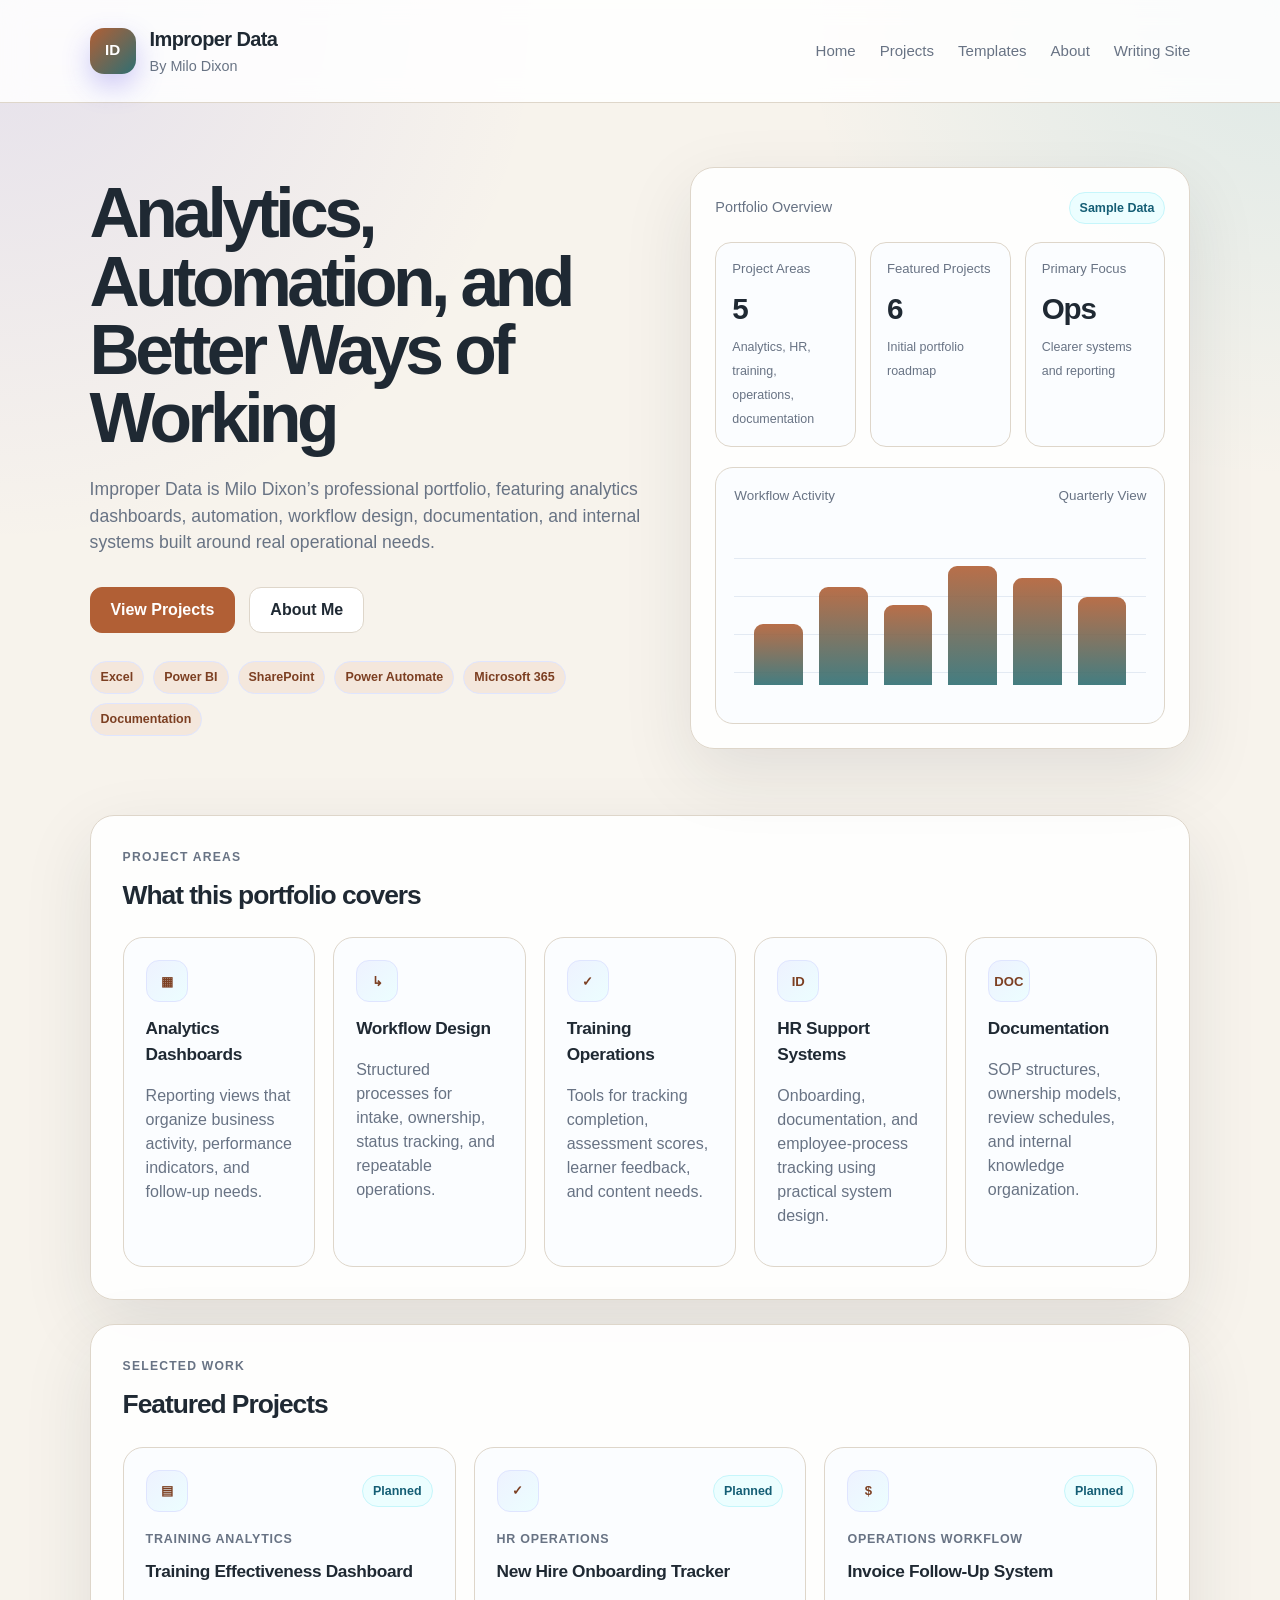
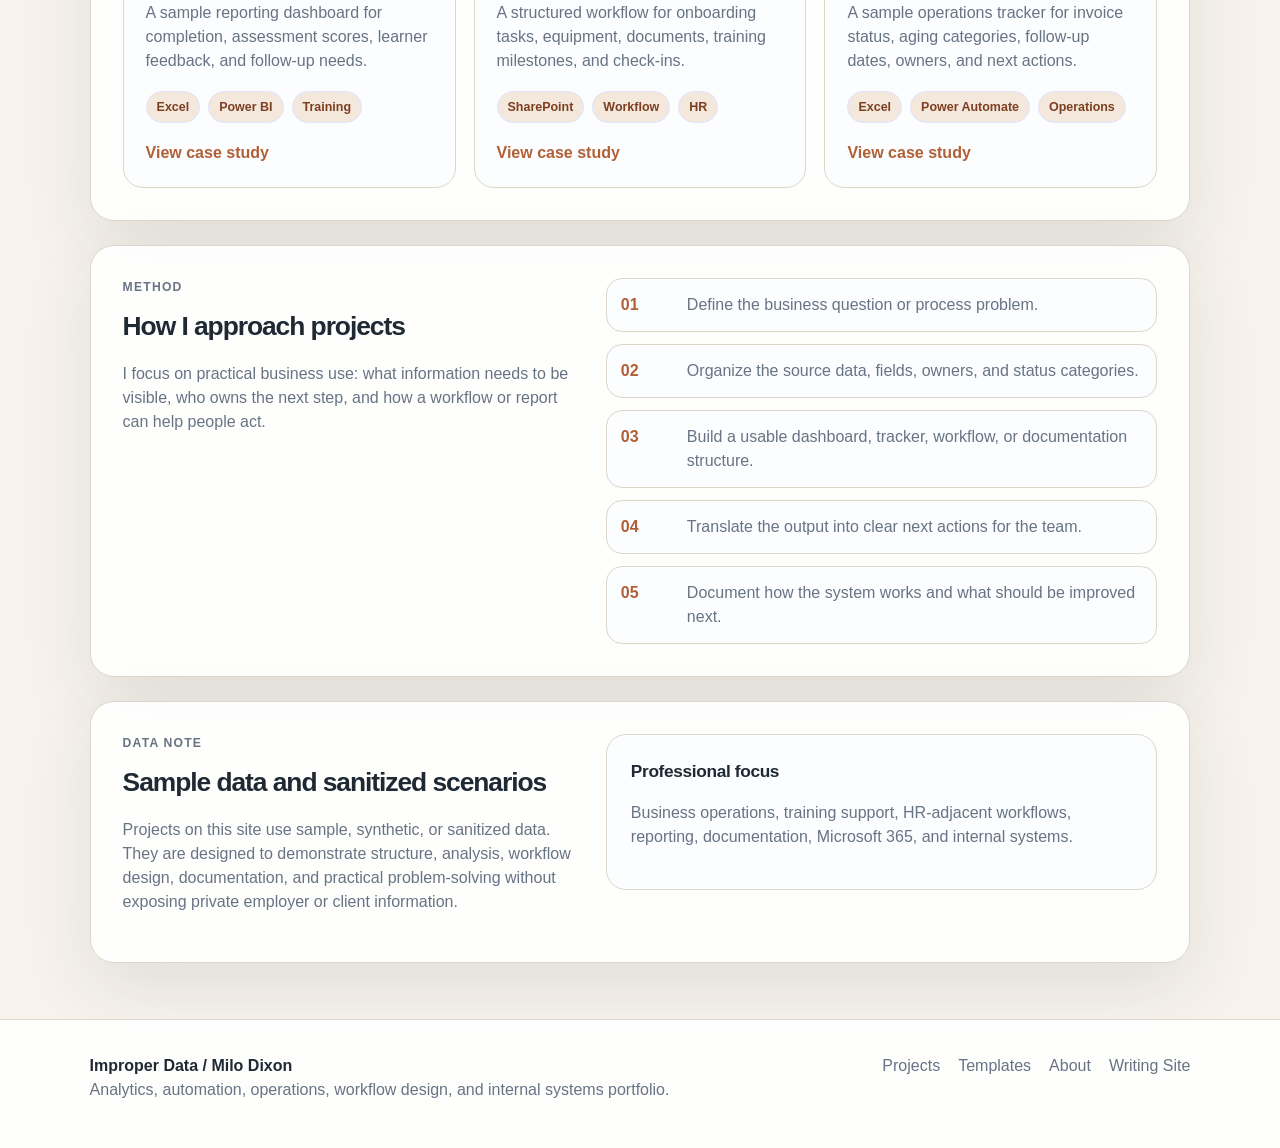
<file: index.html>
<!DOCTYPE html>
<html lang="en">
<head>
  <meta charset="UTF-8" />
  <meta name="viewport" content="width=device-width, initial-scale=1.0" />
  <title>Improper Data | Analytics, Automation, Operations, and Workflow Design by Milo Dixon</title>
  <meta name="description" content="Improper Data is the professional portfolio of Milo Dixon, featuring analytics dashboards, automation, workflow design, documentation, and internal systems built around real operational needs." />
  <link rel="canonical" href="https://milo-dixon.github.io/improper-data/" />
  <meta property="og:type" content="website" />
  <meta property="og:title" content="Improper Data | Analytics, Automation, Operations, and Workflow Design by Milo Dixon" />
  <meta property="og:description" content="Improper Data is the professional portfolio of Milo Dixon, featuring analytics dashboards, automation, workflow design, documentation, and internal systems built around real operational needs." />
  <meta property="og:url" content="https://milo-dixon.github.io/improper-data/" />
  <meta name="twitter:card" content="summary" />
  <meta name="twitter:title" content="Improper Data | Analytics, Automation, Operations, and Workflow Design by Milo Dixon" />
  <meta name="twitter:description" content="Improper Data is the professional portfolio of Milo Dixon, featuring analytics dashboards, automation, workflow design, documentation, and internal systems built around real operational needs." />
  <link rel="stylesheet" href="style.css" />
  <script type="application/ld+json">
    {
      "@context": "https://schema.org",
      "@type": "WebSite",
      "name": "Improper Data",
      "url": "https://milo-dixon.github.io/improper-data/",
      "description": "Improper Data is the professional portfolio of Milo Dixon, featuring analytics dashboards, automation, workflow design, documentation, and internal systems built around real operational needs.",
      "creator": {
        "@type": "Person",
        "name": "Milo Dixon"
      },
      "author": {
        "@type": "Person",
        "name": "Milo Dixon"
      }
    }
  </script>
</head>
<body>
  <header class="site-header">
  <a class="brand" href="index.html">
    <div class="logo">ID</div>
    <div>
      <h1>Improper Data</h1>
      <p>By Milo Dixon</p>
    </div>
  </a>

  <nav>
    <a href="index.html">Home</a>
    <a href="projects.html">Projects</a>
    <a href="templates.html">Templates</a>
    <a href="about.html">About</a>
    <a href="https://milo-dixon.github.io/" target="_blank" rel="noopener">Writing Site</a>
  </nav>
</header>
  <main>

    <section class="hero">
      <div class="hero-copy">
        <h2>Analytics, Automation, and Better Ways of Working</h2>
        <p>
          Improper Data is Milo Dixon’s professional portfolio, featuring analytics dashboards,
          automation, workflow design, documentation, and internal systems built around real
          operational needs.
        </p>

        <div class="hero-actions">
          <a class="button primary" href="projects.html">View Projects</a>
          <a class="button secondary" href="about.html">About Me</a>
        </div>

        <div class="tool-strip">
          <span>Excel</span>
          <span>Power BI</span>
          <span>SharePoint</span>
          <span>Power Automate</span>
          <span>Microsoft 365</span>
          <span>Documentation</span>
        </div>
      </div>

      <div class="dashboard-card">
        <div class="dashboard-header">
          <span>Portfolio Overview</span>
          <span class="status-chip">Sample Data</span>
        </div>

        <div class="metrics">
          <div>
            <p>Project Areas</p>
            <strong>5</strong>
            <span>Analytics, HR, training, operations, documentation</span>
          </div>
          <div>
            <p>Featured Projects</p>
            <strong>6</strong>
            <span>Initial portfolio roadmap</span>
          </div>
          <div>
            <p>Primary Focus</p>
            <strong>Ops</strong>
            <span>Clearer systems and reporting</span>
          </div>
        </div>

        <div class="chart-panel">
          <div class="chart-title">
            <span>Workflow Activity</span>
            <span>Quarterly View</span>
          </div>
          <div class="chart-placeholder">
            <div class="bar bar-one"></div>
            <div class="bar bar-two"></div>
            <div class="bar bar-three"></div>
            <div class="bar bar-four"></div>
            <div class="bar bar-five"></div>
            <div class="bar bar-six"></div>
          </div>
        </div>
      </div>
    </section>

    <section class="section">
      <div class="section-heading">
        <p class="eyebrow">Project Areas</p>
        <h3>What this portfolio covers</h3>
      </div>

      <div class="area-grid">
        <article class="area-card">
          <div class="icon">▦</div>
          <h4>Analytics Dashboards</h4>
          <p>Reporting views that organize business activity, performance indicators, and follow-up needs.</p>
        </article>
        <article class="area-card">
          <div class="icon">↳</div>
          <h4>Workflow Design</h4>
          <p>Structured processes for intake, ownership, status tracking, and repeatable operations.</p>
        </article>
        <article class="area-card">
          <div class="icon">✓</div>
          <h4>Training Operations</h4>
          <p>Tools for tracking completion, assessment scores, learner feedback, and content needs.</p>
        </article>
        <article class="area-card">
          <div class="icon">ID</div>
          <h4>HR Support Systems</h4>
          <p>Onboarding, documentation, and employee-process tracking using practical system design.</p>
        </article>
        <article class="area-card">
          <div class="icon">DOC</div>
          <h4>Documentation</h4>
          <p>SOP structures, ownership models, review schedules, and internal knowledge organization.</p>
        </article>
      </div>
    </section>

    <section class="section">
      <div class="section-heading">
        <p class="eyebrow">Selected Work</p>
        <h3>Featured Projects</h3>
      </div>

      <div class="card-grid">
        <article class="card">
          <div class="card-top">
            <div class="icon">▤</div>
            <span class="status-chip">Planned</span>
          </div>
          <p class="card-label">Training Analytics</p>
          <h4>Training Effectiveness Dashboard</h4>
          <p>A sample reporting dashboard for completion, assessment scores, learner feedback, and follow-up needs.</p>
          <div class="tags"><span>Excel</span><span>Power BI</span><span>Training</span></div>
          <a class="card-link" href="projects/training-dashboard.html">View case study</a>
        </article>

        <article class="card">
          <div class="card-top">
            <div class="icon">✓</div>
            <span class="status-chip">Planned</span>
          </div>
          <p class="card-label">HR Operations</p>
          <h4>New Hire Onboarding Tracker</h4>
          <p>A structured workflow for onboarding tasks, equipment, documents, training milestones, and check-ins.</p>
          <div class="tags"><span>SharePoint</span><span>Workflow</span><span>HR</span></div>
          <a class="card-link" href="projects/onboarding-tracker.html">View case study</a>
        </article>

        <article class="card">
          <div class="card-top">
            <div class="icon">$</div>
            <span class="status-chip">Planned</span>
          </div>
          <p class="card-label">Operations Workflow</p>
          <h4>Invoice Follow-Up System</h4>
          <p>A sample operations tracker for invoice status, aging categories, follow-up dates, owners, and next actions.</p>
          <div class="tags"><span>Excel</span><span>Power Automate</span><span>Operations</span></div>
          <a class="card-link" href="projects/invoice-follow-up.html">View case study</a>
        </article>
      </div>
    </section>

    <section class="section split">
      <div>
        <p class="eyebrow">Method</p>
        <h3>How I approach projects</h3>
        <p>
          I focus on practical business use: what information needs to be visible,
          who owns the next step, and how a workflow or report can help people act.
        </p>
      </div>

      <div class="steps">
        <div><span>01</span><p>Define the business question or process problem.</p></div>
        <div><span>02</span><p>Organize the source data, fields, owners, and status categories.</p></div>
        <div><span>03</span><p>Build a usable dashboard, tracker, workflow, or documentation structure.</p></div>
        <div><span>04</span><p>Translate the output into clear next actions for the team.</p></div>
        <div><span>05</span><p>Document how the system works and what should be improved next.</p></div>
      </div>
    </section>

    <section class="section split">
      <div>
        <p class="eyebrow">Data Note</p>
        <h3>Sample data and sanitized scenarios</h3>
        <p>
          Projects on this site use sample, synthetic, or sanitized data. They are designed
          to demonstrate structure, analysis, workflow design, documentation, and practical
          problem-solving without exposing private employer or client information.
        </p>
      </div>
      <div class="callout">
        <h4>Professional focus</h4>
        <p>
          Business operations, training support, HR-adjacent workflows, reporting,
          documentation, Microsoft 365, and internal systems.
        </p>
      </div>
    </section>

  </main>
  <footer class="site-footer">
  <div>
    <p class="footer-title">Improper Data / Milo Dixon</p>
    <p>Analytics, automation, operations, workflow design, and internal systems portfolio.</p>
  </div>
  <div class="footer-links">
    <a href="projects.html">Projects</a>
    <a href="templates.html">Templates</a>
    <a href="about.html">About</a>
    <a href="https://milo-dixon.github.io/" target="_blank" rel="noopener">Writing Site</a>
  </div>
</footer>
</body>
</html>
</file>
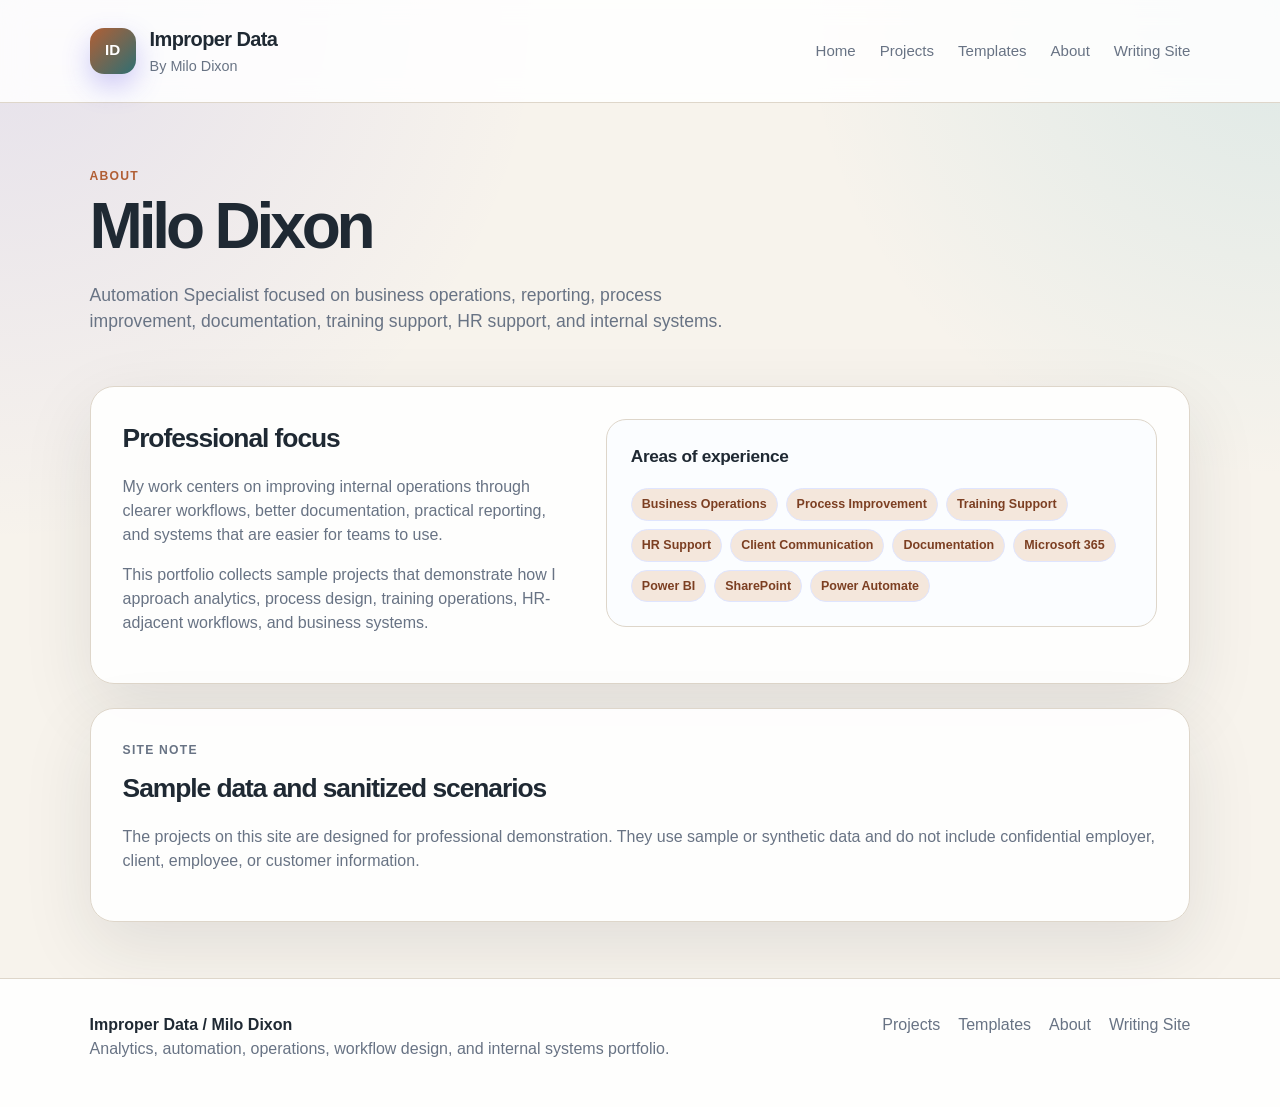
<file: about.html>
<!DOCTYPE html>
<html lang="en">
<head>
  <meta charset="UTF-8" />
  <meta name="viewport" content="width=device-width, initial-scale=1.0" />
  <title>About | Improper Data</title>
  <meta name="description" content="Learn about Milo Dixon and the analytics, automation, operations, workflow design, documentation, and internal systems work featured on Improper Data." />
  <link rel="canonical" href="https://milo-dixon.github.io/cminus-labs/about.html" />
  <meta property="og:type" content="website" />
  <meta property="og:title" content="About | Improper Data" />
  <meta property="og:description" content="Learn about Milo Dixon and the analytics, automation, operations, workflow design, documentation, and internal systems work featured on Improper Data." />
  <meta property="og:url" content="https://milo-dixon.github.io/cminus-labs/about.html" />
  <meta name="twitter:card" content="summary" />
  <meta name="twitter:title" content="About | Improper Data" />
  <meta name="twitter:description" content="Learn about Milo Dixon and the analytics, automation, operations, workflow design, documentation, and internal systems work featured on Improper Data." />
  <link rel="stylesheet" href="style.css" />
</head>
<body>
  <header class="site-header">
  <a class="brand" href="index.html">
    <div class="logo">ID</div>
    <div>
      <h1>Improper Data</h1>
      <p>By Milo Dixon</p>
    </div>
  </a>

  <nav>
    <a href="index.html">Home</a>
    <a href="projects.html">Projects</a>
    <a href="templates.html">Templates</a>
    <a href="about.html">About</a>
    <a href="https://milo-dixon.github.io/" target="_blank" rel="noopener">Writing Site</a>
  </nav>
</header>
  <main>

    <section class="page-hero">
      <p class="eyebrow">About</p>
      <h2>Milo Dixon</h2>
      <p>
        Automation Specialist focused on business operations, reporting, process improvement,
        documentation, training support, HR support, and internal systems.
      </p>
    </section>

    <section class="section split">
      <div>
        <h3>Professional focus</h3>
        <p>
          My work centers on improving internal operations through clearer workflows,
          better documentation, practical reporting, and systems that are easier for teams to use.
        </p>
        <p>
          This portfolio collects sample projects that demonstrate how I approach analytics,
          process design, training operations, HR-adjacent workflows, and business systems.
        </p>
      </div>

      <div class="callout">
        <h4>Areas of experience</h4>
        <div class="skill-list">
          <span>Business Operations</span>
          <span>Process Improvement</span>
          <span>Training Support</span>
          <span>HR Support</span>
          <span>Client Communication</span>
          <span>Documentation</span>
          <span>Microsoft 365</span>
          <span>Power BI</span>
          <span>SharePoint</span>
          <span>Power Automate</span>
        </div>
      </div>
    </section>

    <section class="section">
      <p class="eyebrow">Site Note</p>
      <h3>Sample data and sanitized scenarios</h3>
      <p>
        The projects on this site are designed for professional demonstration. They use sample
        or synthetic data and do not include confidential employer, client, employee, or customer
        information.
      </p>
    </section>

  </main>
  <footer class="site-footer">
  <div>
    <p class="footer-title">Improper Data / Milo Dixon</p>
    <p>Analytics, automation, operations, workflow design, and internal systems portfolio.</p>
  </div>
  <div class="footer-links">
    <a href="projects.html">Projects</a>
    <a href="templates.html">Templates</a>
    <a href="about.html">About</a>
    <a href="https://milo-dixon.github.io/" target="_blank" rel="noopener">Writing Site</a>
  </div>
</footer>
</body>
</html>
</file>
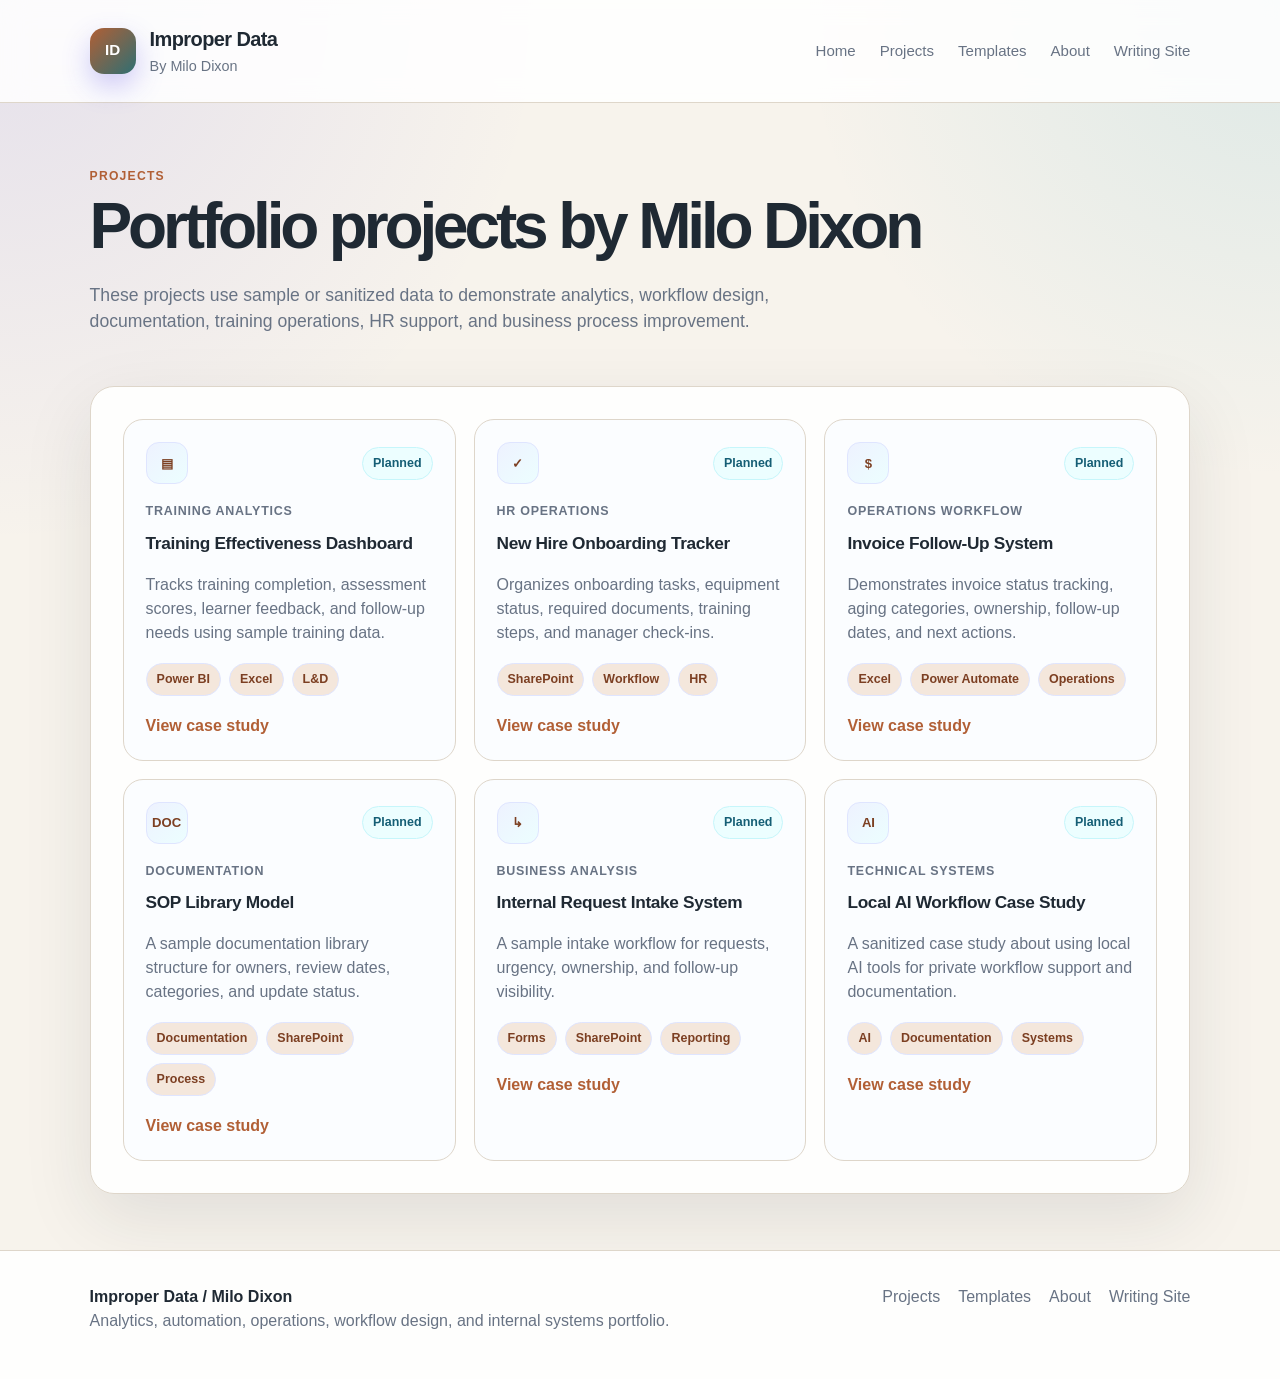
<file: projects.html>
<!DOCTYPE html>
<html lang="en">
<head>
  <meta charset="UTF-8" />
  <meta name="viewport" content="width=device-width, initial-scale=1.0" />
  <title>Projects | Improper Data</title>
  <meta name="description" content="Improper Data projects by Milo Dixon, featuring analytics dashboards, automation, workflow design, documentation, training operations, HR support, and internal systems." />
  <link rel="canonical" href="https://milo-dixon.github.io/cminus-labs/projects.html" />
  <meta property="og:type" content="website" />
  <meta property="og:title" content="Projects | Improper Data" />
  <meta property="og:description" content="Improper Data projects by Milo Dixon, featuring analytics dashboards, automation, workflow design, documentation, training operations, HR support, and internal systems." />
  <meta property="og:url" content="https://milo-dixon.github.io/cminus-labs/projects.html" />
  <meta name="twitter:card" content="summary" />
  <meta name="twitter:title" content="Projects | Improper Data" />
  <meta name="twitter:description" content="Improper Data projects by Milo Dixon, featuring analytics dashboards, automation, workflow design, documentation, training operations, HR support, and internal systems." />
  <link rel="stylesheet" href="style.css" />
</head>
<body>
  <header class="site-header">
  <a class="brand" href="index.html">
    <div class="logo">ID</div>
    <div>
      <h1>Improper Data</h1>
      <p>By Milo Dixon</p>
    </div>
  </a>

  <nav>
    <a href="index.html">Home</a>
    <a href="projects.html">Projects</a>
    <a href="templates.html">Templates</a>
    <a href="about.html">About</a>
    <a href="https://milo-dixon.github.io/" target="_blank" rel="noopener">Writing Site</a>
  </nav>
</header>
  <main>

    <section class="page-hero">
      <p class="eyebrow">Projects</p>
      <h2>Portfolio projects by Milo Dixon</h2>
      <p>
        These projects use sample or sanitized data to demonstrate analytics, workflow design,
        documentation, training operations, HR support, and business process improvement.
      </p>
    </section>

    <section class="section">
      <div class="card-grid">
        <article class="card">
          <div class="card-top"><div class="icon">▤</div><span class="status-chip">Planned</span></div>
          <p class="card-label">Training Analytics</p>
          <h4>Training Effectiveness Dashboard</h4>
          <p>Tracks training completion, assessment scores, learner feedback, and follow-up needs using sample training data.</p>
          <div class="tags"><span>Power BI</span><span>Excel</span><span>L&D</span></div>
          <a class="card-link" href="projects/training-dashboard.html">View case study</a>
        </article>

        <article class="card">
          <div class="card-top"><div class="icon">✓</div><span class="status-chip">Planned</span></div>
          <p class="card-label">HR Operations</p>
          <h4>New Hire Onboarding Tracker</h4>
          <p>Organizes onboarding tasks, equipment status, required documents, training steps, and manager check-ins.</p>
          <div class="tags"><span>SharePoint</span><span>Workflow</span><span>HR</span></div>
          <a class="card-link" href="projects/onboarding-tracker.html">View case study</a>
        </article>

        <article class="card">
          <div class="card-top"><div class="icon">$</div><span class="status-chip">Planned</span></div>
          <p class="card-label">Operations Workflow</p>
          <h4>Invoice Follow-Up System</h4>
          <p>Demonstrates invoice status tracking, aging categories, ownership, follow-up dates, and next actions.</p>
          <div class="tags"><span>Excel</span><span>Power Automate</span><span>Operations</span></div>
          <a class="card-link" href="projects/invoice-follow-up.html">View case study</a>
        </article>

        <article class="card">
          <div class="card-top"><div class="icon">DOC</div><span class="status-chip">Planned</span></div>
          <p class="card-label">Documentation</p>
          <h4>SOP Library Model</h4>
          <p>A sample documentation library structure for owners, review dates, categories, and update status.</p>
          <div class="tags"><span>Documentation</span><span>SharePoint</span><span>Process</span></div>
          <a class="card-link" href="projects/sop-library.html">View case study</a>
        </article>

        <article class="card">
          <div class="card-top"><div class="icon">↳</div><span class="status-chip">Planned</span></div>
          <p class="card-label">Business Analysis</p>
          <h4>Internal Request Intake System</h4>
          <p>A sample intake workflow for requests, urgency, ownership, and follow-up visibility.</p>
          <div class="tags"><span>Forms</span><span>SharePoint</span><span>Reporting</span></div>
          <a class="card-link" href="projects/request-intake.html">View case study</a>
        </article>

        <article class="card">
          <div class="card-top"><div class="icon">AI</div><span class="status-chip">Planned</span></div>
          <p class="card-label">Technical Systems</p>
          <h4>Local AI Workflow Case Study</h4>
          <p>A sanitized case study about using local AI tools for private workflow support and documentation.</p>
          <div class="tags"><span>AI</span><span>Documentation</span><span>Systems</span></div>
          <a class="card-link" href="projects/local-ai-workflow.html">View case study</a>
        </article>
      </div>
    </section>

  </main>
  <footer class="site-footer">
  <div>
    <p class="footer-title">Improper Data / Milo Dixon</p>
    <p>Analytics, automation, operations, workflow design, and internal systems portfolio.</p>
  </div>
  <div class="footer-links">
    <a href="projects.html">Projects</a>
    <a href="templates.html">Templates</a>
    <a href="about.html">About</a>
    <a href="https://milo-dixon.github.io/" target="_blank" rel="noopener">Writing Site</a>
  </div>
</footer>
</body>
</html>
</file>
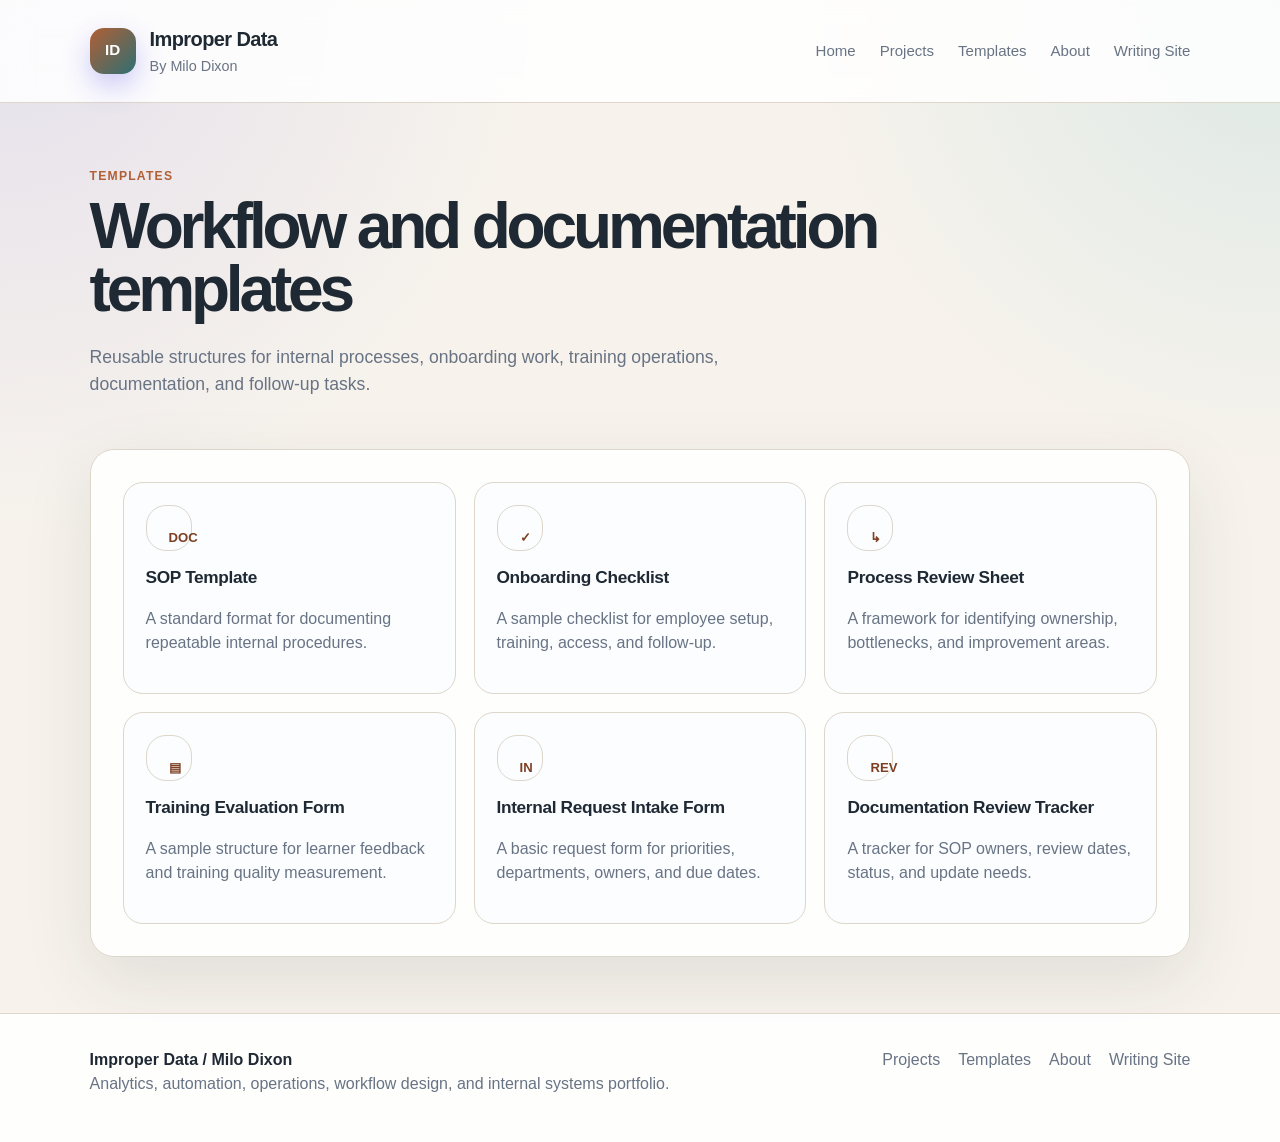
<file: templates.html>
<!DOCTYPE html>
<html lang="en">
<head>
  <meta charset="UTF-8" />
  <meta name="viewport" content="width=device-width, initial-scale=1.0" />
  <title>Templates | Improper Data</title>
  <meta name="description" content="Workflow and documentation templates from Improper Data for internal processes, onboarding work, training operations, documentation, and follow-up tasks." />
  <link rel="canonical" href="https://milo-dixon.github.io/cminus-labs/templates.html" />
  <meta property="og:type" content="website" />
  <meta property="og:title" content="Templates | Improper Data" />
  <meta property="og:description" content="Workflow and documentation templates from Improper Data for internal processes, onboarding work, training operations, documentation, and follow-up tasks." />
  <meta property="og:url" content="https://milo-dixon.github.io/cminus-labs/templates.html" />
  <meta name="twitter:card" content="summary" />
  <meta name="twitter:title" content="Templates | Improper Data" />
  <meta name="twitter:description" content="Workflow and documentation templates from Improper Data for internal processes, onboarding work, training operations, documentation, and follow-up tasks." />
  <link rel="stylesheet" href="style.css" />
</head>
<body>
  <header class="site-header">
  <a class="brand" href="index.html">
    <div class="logo">ID</div>
    <div>
      <h1>Improper Data</h1>
      <p>By Milo Dixon</p>
    </div>
  </a>

  <nav>
    <a href="index.html">Home</a>
    <a href="projects.html">Projects</a>
    <a href="templates.html">Templates</a>
    <a href="about.html">About</a>
    <a href="https://milo-dixon.github.io/" target="_blank" rel="noopener">Writing Site</a>
  </nav>
</header>
  <main>

    <section class="page-hero">
      <p class="eyebrow">Templates</p>
      <h2>Workflow and documentation templates</h2>
      <p>
        Reusable structures for internal processes, onboarding work, training operations,
        documentation, and follow-up tasks.
      </p>
    </section>

    <section class="section">
      <div class="template-list">
        <div><div class="icon">DOC</div><h4>SOP Template</h4><p>A standard format for documenting repeatable internal procedures.</p></div>
        <div><div class="icon">✓</div><h4>Onboarding Checklist</h4><p>A sample checklist for employee setup, training, access, and follow-up.</p></div>
        <div><div class="icon">↳</div><h4>Process Review Sheet</h4><p>A framework for identifying ownership, bottlenecks, and improvement areas.</p></div>
        <div><div class="icon">▤</div><h4>Training Evaluation Form</h4><p>A sample structure for learner feedback and training quality measurement.</p></div>
        <div><div class="icon">IN</div><h4>Internal Request Intake Form</h4><p>A basic request form for priorities, departments, owners, and due dates.</p></div>
        <div><div class="icon">REV</div><h4>Documentation Review Tracker</h4><p>A tracker for SOP owners, review dates, status, and update needs.</p></div>
      </div>
    </section>

  </main>
  <footer class="site-footer">
  <div>
    <p class="footer-title">Improper Data / Milo Dixon</p>
    <p>Analytics, automation, operations, workflow design, and internal systems portfolio.</p>
  </div>
  <div class="footer-links">
    <a href="projects.html">Projects</a>
    <a href="templates.html">Templates</a>
    <a href="about.html">About</a>
    <a href="https://milo-dixon.github.io/" target="_blank" rel="noopener">Writing Site</a>
  </div>
</footer>
</body>
</html>
</file>
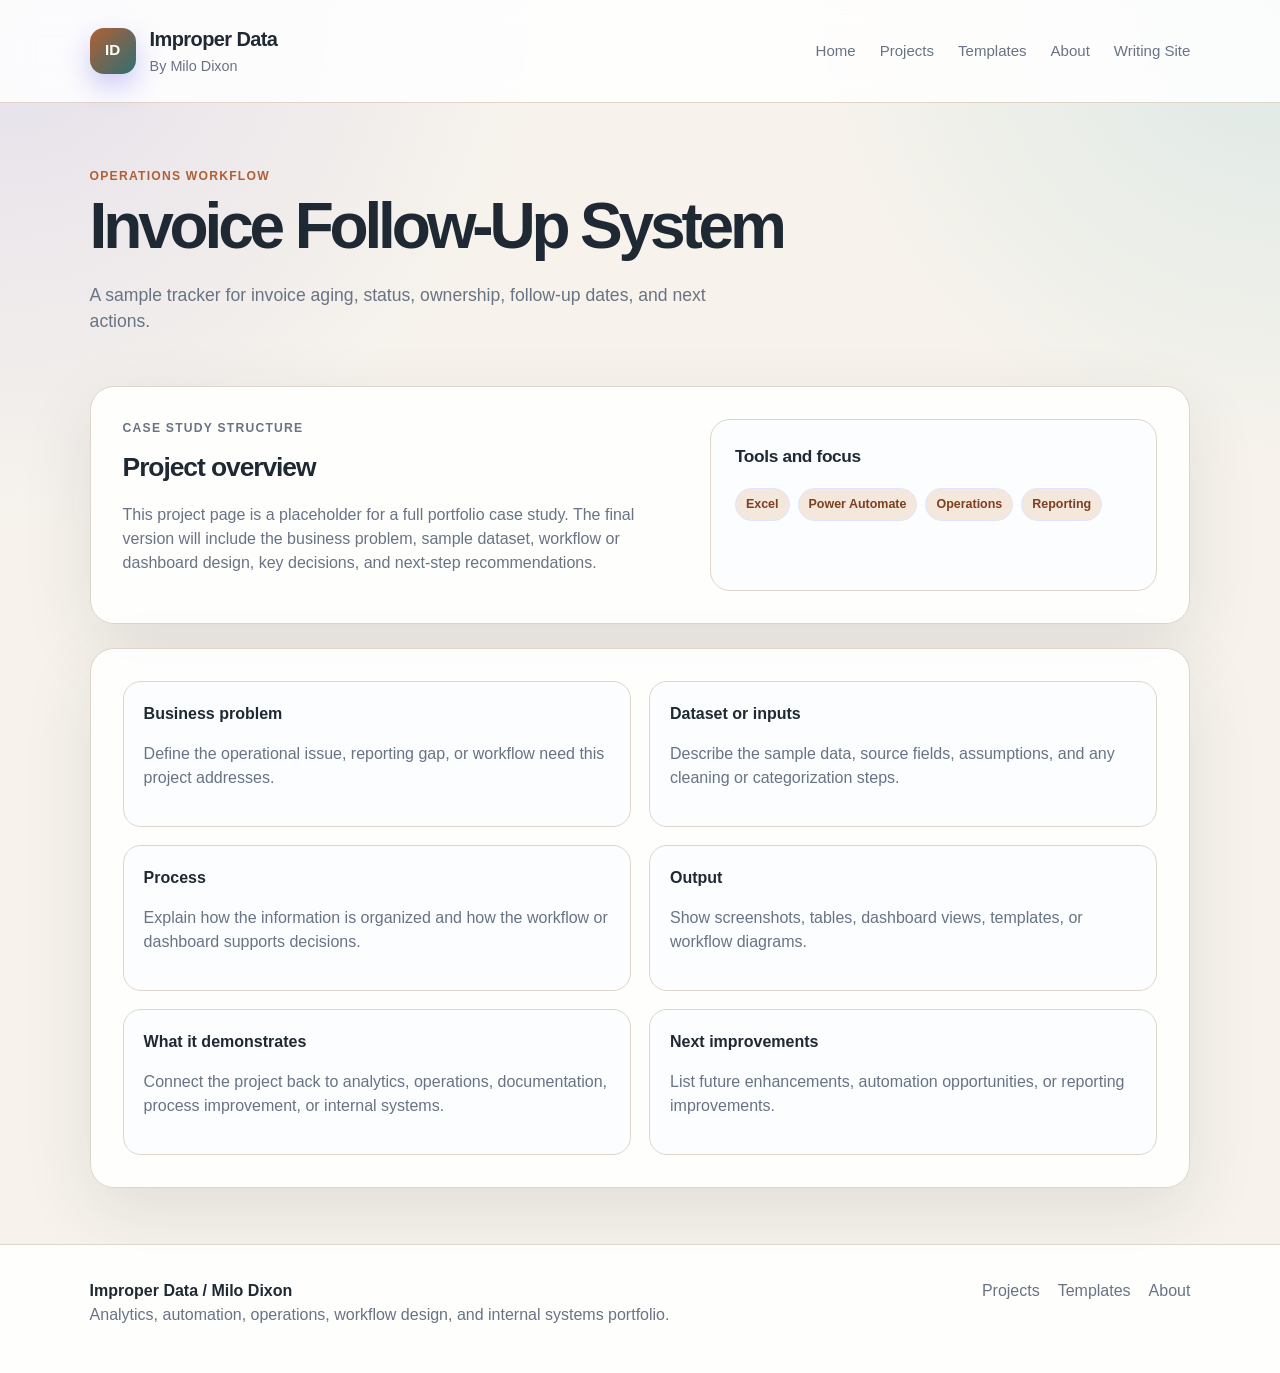
<file: projects/invoice-follow-up.html>
<!DOCTYPE html>
<html lang="en">
<head>
  <meta charset="UTF-8" />
  <meta name="viewport" content="width=device-width, initial-scale=1.0" />
  <title>Invoice Follow-Up System | Improper Data</title>
  <meta name="description" content="An Improper Data case study placeholder by Milo Dixon for invoice aging, status tracking, ownership, follow-up dates, and next actions." />
  <link rel="canonical" href="https://milo-dixon.github.io/cminus-labs/projects/invoice-follow-up.html" />
  <meta property="og:type" content="article" />
  <meta property="og:title" content="Invoice Follow-Up System | Improper Data" />
  <meta property="og:description" content="An Improper Data case study placeholder by Milo Dixon for invoice aging, status tracking, ownership, follow-up dates, and next actions." />
  <meta property="og:url" content="https://milo-dixon.github.io/cminus-labs/projects/invoice-follow-up.html" />
  <meta name="twitter:card" content="summary" />
  <meta name="twitter:title" content="Invoice Follow-Up System | Improper Data" />
  <meta name="twitter:description" content="An Improper Data case study placeholder by Milo Dixon for invoice aging, status tracking, ownership, follow-up dates, and next actions." />
  <link rel="stylesheet" href="../style.css" />
</head>
<body>
  <header class="site-header">
    <a class="brand" href="../index.html">
      <div class="logo">ID</div>
      <div>
        <h1>Improper Data</h1>
        <p>By Milo Dixon</p>
      </div>
    </a>
    <nav>
      <a href="../index.html">Home</a>
      <a href="../projects.html">Projects</a>
      <a href="../templates.html">Templates</a>
      <a href="../about.html">About</a>
      <a href="https://milo-dixon.github.io/" target="_blank" rel="noopener">Writing Site</a>
    </nav>
  </header>

  <main>
    <section class="page-hero">
      <p class="eyebrow">Operations Workflow</p>
      <h2>Invoice Follow-Up System</h2>
      <p>A sample tracker for invoice aging, status, ownership, follow-up dates, and next actions.</p>
    </section>

    <section class="section case-grid">
      <div>
        <p class="eyebrow">Case Study Structure</p>
        <h3>Project overview</h3>
        <p>
          This project page is a placeholder for a full portfolio case study. The final version
          will include the business problem, sample dataset, workflow or dashboard design,
          key decisions, and next-step recommendations.
        </p>
      </div>
      <div class="callout">
        <h4>Tools and focus</h4>
        <div class="skill-list">
          <span>Excel</span><span>Power Automate</span><span>Operations</span><span>Reporting</span>
        </div>
      </div>
    </section>

    <section class="section">
      <div class="case-sections">
        <div><h4>Business problem</h4><p>Define the operational issue, reporting gap, or workflow need this project addresses.</p></div>
        <div><h4>Dataset or inputs</h4><p>Describe the sample data, source fields, assumptions, and any cleaning or categorization steps.</p></div>
        <div><h4>Process</h4><p>Explain how the information is organized and how the workflow or dashboard supports decisions.</p></div>
        <div><h4>Output</h4><p>Show screenshots, tables, dashboard views, templates, or workflow diagrams.</p></div>
        <div><h4>What it demonstrates</h4><p>Connect the project back to analytics, operations, documentation, process improvement, or internal systems.</p></div>
        <div><h4>Next improvements</h4><p>List future enhancements, automation opportunities, or reporting improvements.</p></div>
      </div>
    </section>
  </main>

  <footer class="site-footer">
    <div>
      <p class="footer-title">Improper Data / Milo Dixon</p>
      <p>Analytics, automation, operations, workflow design, and internal systems portfolio.</p>
    </div>
    <div class="footer-links">
      <a href="../projects.html">Projects</a>
      <a href="../templates.html">Templates</a>
      <a href="../about.html">About</a>
    </div>
  </footer>
</body>
</html>
</file>
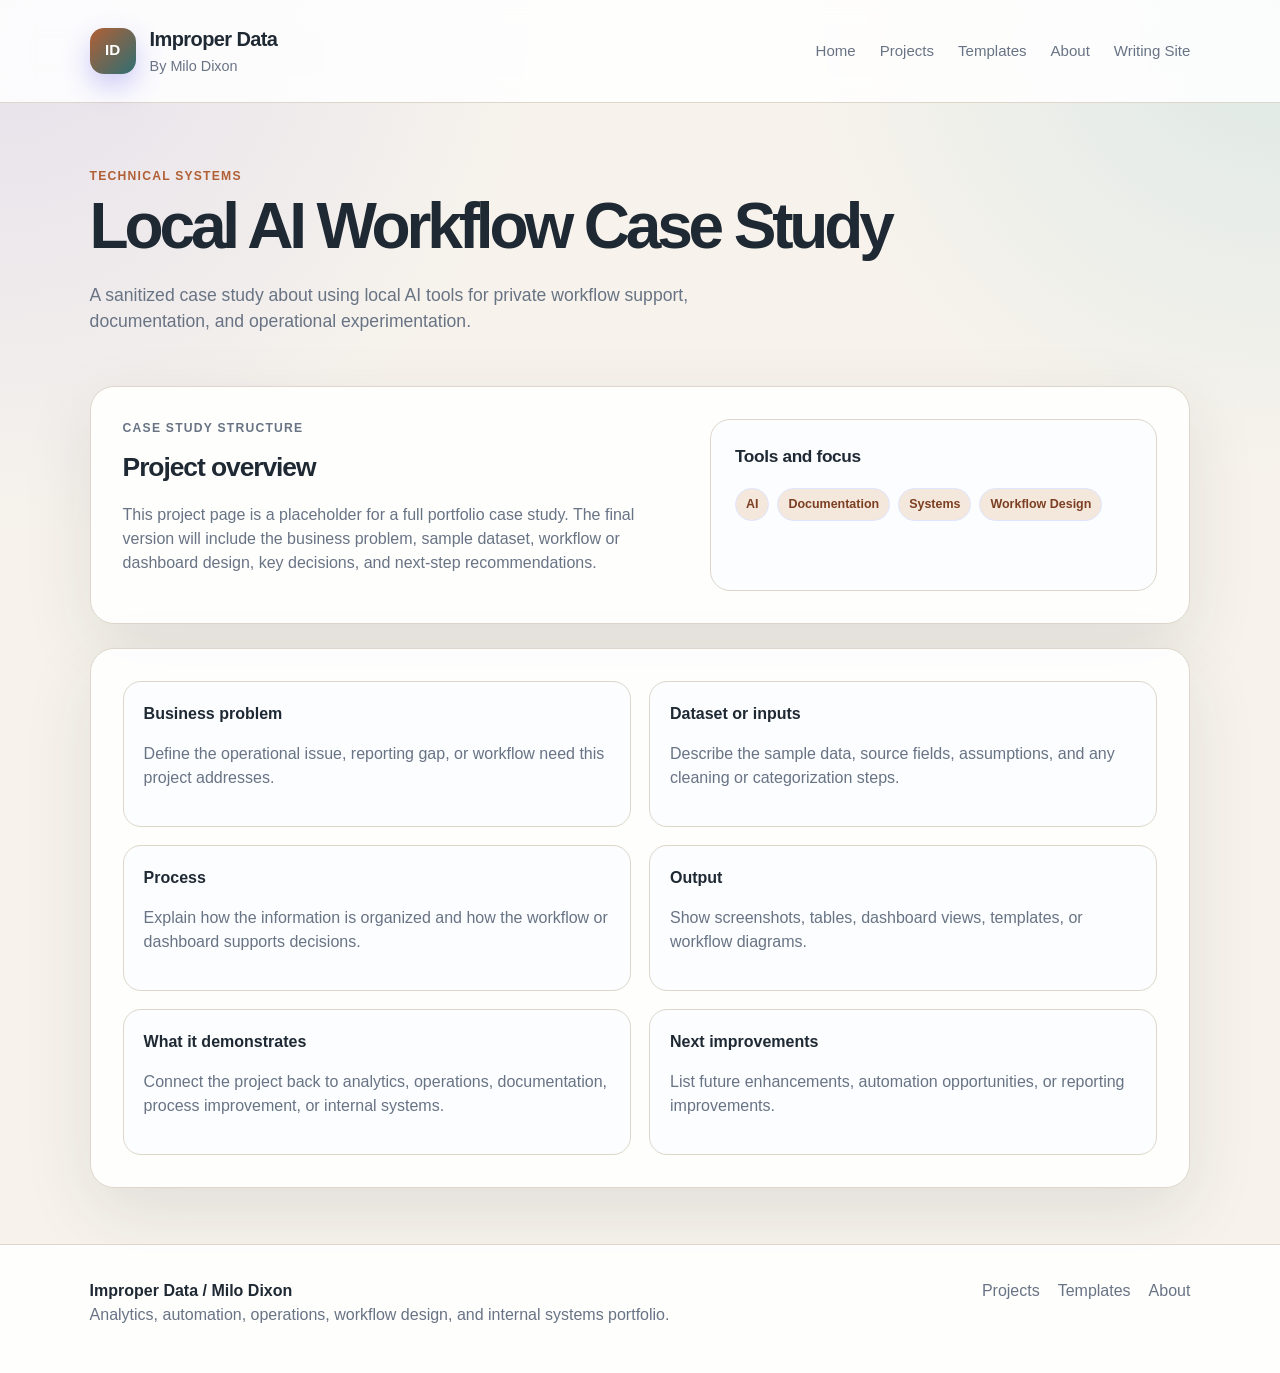
<file: projects/local-ai-workflow.html>
<!DOCTYPE html>
<html lang="en">
<head>
  <meta charset="UTF-8" />
  <meta name="viewport" content="width=device-width, initial-scale=1.0" />
  <title>Local AI Workflow Case Study | Improper Data</title>
  <meta name="description" content="An Improper Data case study placeholder by Milo Dixon about using local AI tools for private workflow support, documentation, and operational experimentation." />
  <link rel="canonical" href="https://milo-dixon.github.io/cminus-labs/projects/local-ai-workflow.html" />
  <meta property="og:type" content="article" />
  <meta property="og:title" content="Local AI Workflow Case Study | Improper Data" />
  <meta property="og:description" content="An Improper Data case study placeholder by Milo Dixon about using local AI tools for private workflow support, documentation, and operational experimentation." />
  <meta property="og:url" content="https://milo-dixon.github.io/cminus-labs/projects/local-ai-workflow.html" />
  <meta name="twitter:card" content="summary" />
  <meta name="twitter:title" content="Local AI Workflow Case Study | Improper Data" />
  <meta name="twitter:description" content="An Improper Data case study placeholder by Milo Dixon about using local AI tools for private workflow support, documentation, and operational experimentation." />
  <link rel="stylesheet" href="../style.css" />
</head>
<body>
  <header class="site-header">
    <a class="brand" href="../index.html">
      <div class="logo">ID</div>
      <div>
        <h1>Improper Data</h1>
        <p>By Milo Dixon</p>
      </div>
    </a>
    <nav>
      <a href="../index.html">Home</a>
      <a href="../projects.html">Projects</a>
      <a href="../templates.html">Templates</a>
      <a href="../about.html">About</a>
      <a href="https://milo-dixon.github.io/" target="_blank" rel="noopener">Writing Site</a>
    </nav>
  </header>

  <main>
    <section class="page-hero">
      <p class="eyebrow">Technical Systems</p>
      <h2>Local AI Workflow Case Study</h2>
      <p>A sanitized case study about using local AI tools for private workflow support, documentation, and operational experimentation.</p>
    </section>

    <section class="section case-grid">
      <div>
        <p class="eyebrow">Case Study Structure</p>
        <h3>Project overview</h3>
        <p>
          This project page is a placeholder for a full portfolio case study. The final version
          will include the business problem, sample dataset, workflow or dashboard design,
          key decisions, and next-step recommendations.
        </p>
      </div>
      <div class="callout">
        <h4>Tools and focus</h4>
        <div class="skill-list">
          <span>AI</span><span>Documentation</span><span>Systems</span><span>Workflow Design</span>
        </div>
      </div>
    </section>

    <section class="section">
      <div class="case-sections">
        <div><h4>Business problem</h4><p>Define the operational issue, reporting gap, or workflow need this project addresses.</p></div>
        <div><h4>Dataset or inputs</h4><p>Describe the sample data, source fields, assumptions, and any cleaning or categorization steps.</p></div>
        <div><h4>Process</h4><p>Explain how the information is organized and how the workflow or dashboard supports decisions.</p></div>
        <div><h4>Output</h4><p>Show screenshots, tables, dashboard views, templates, or workflow diagrams.</p></div>
        <div><h4>What it demonstrates</h4><p>Connect the project back to analytics, operations, documentation, process improvement, or internal systems.</p></div>
        <div><h4>Next improvements</h4><p>List future enhancements, automation opportunities, or reporting improvements.</p></div>
      </div>
    </section>
  </main>

  <footer class="site-footer">
    <div>
      <p class="footer-title">Improper Data / Milo Dixon</p>
      <p>Analytics, automation, operations, workflow design, and internal systems portfolio.</p>
    </div>
    <div class="footer-links">
      <a href="../projects.html">Projects</a>
      <a href="../templates.html">Templates</a>
      <a href="../about.html">About</a>
    </div>
  </footer>
</body>
</html>
</file>
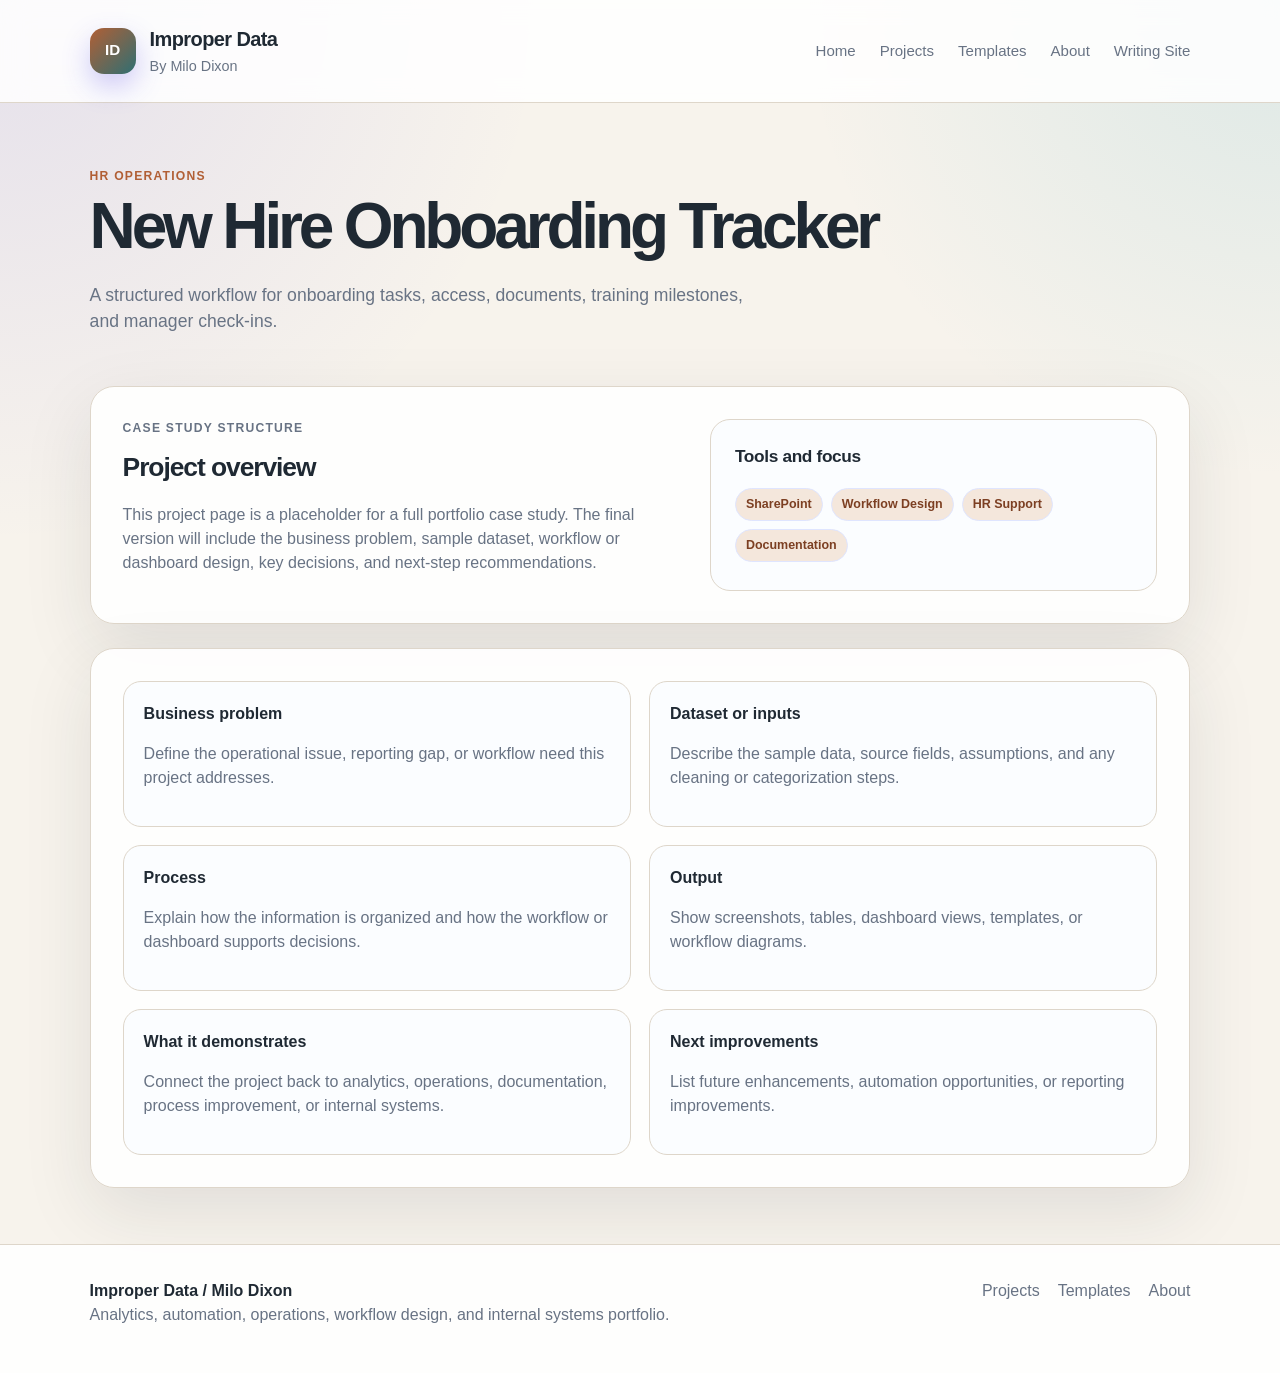
<file: projects/onboarding-tracker.html>
<!DOCTYPE html>
<html lang="en">
<head>
  <meta charset="UTF-8" />
  <meta name="viewport" content="width=device-width, initial-scale=1.0" />
  <title>New Hire Onboarding Tracker | Improper Data</title>
  <meta name="description" content="An Improper Data case study placeholder by Milo Dixon for onboarding tasks, access, documents, training milestones, and manager check-ins." />
  <link rel="canonical" href="https://milo-dixon.github.io/cminus-labs/projects/onboarding-tracker.html" />
  <meta property="og:type" content="article" />
  <meta property="og:title" content="New Hire Onboarding Tracker | Improper Data" />
  <meta property="og:description" content="An Improper Data case study placeholder by Milo Dixon for onboarding tasks, access, documents, training milestones, and manager check-ins." />
  <meta property="og:url" content="https://milo-dixon.github.io/cminus-labs/projects/onboarding-tracker.html" />
  <meta name="twitter:card" content="summary" />
  <meta name="twitter:title" content="New Hire Onboarding Tracker | Improper Data" />
  <meta name="twitter:description" content="An Improper Data case study placeholder by Milo Dixon for onboarding tasks, access, documents, training milestones, and manager check-ins." />
  <link rel="stylesheet" href="../style.css" />
</head>
<body>
  <header class="site-header">
    <a class="brand" href="../index.html">
      <div class="logo">ID</div>
      <div>
        <h1>Improper Data</h1>
        <p>By Milo Dixon</p>
      </div>
    </a>
    <nav>
      <a href="../index.html">Home</a>
      <a href="../projects.html">Projects</a>
      <a href="../templates.html">Templates</a>
      <a href="../about.html">About</a>
      <a href="https://milo-dixon.github.io/" target="_blank" rel="noopener">Writing Site</a>
    </nav>
  </header>

  <main>
    <section class="page-hero">
      <p class="eyebrow">HR Operations</p>
      <h2>New Hire Onboarding Tracker</h2>
      <p>A structured workflow for onboarding tasks, access, documents, training milestones, and manager check-ins.</p>
    </section>

    <section class="section case-grid">
      <div>
        <p class="eyebrow">Case Study Structure</p>
        <h3>Project overview</h3>
        <p>
          This project page is a placeholder for a full portfolio case study. The final version
          will include the business problem, sample dataset, workflow or dashboard design,
          key decisions, and next-step recommendations.
        </p>
      </div>
      <div class="callout">
        <h4>Tools and focus</h4>
        <div class="skill-list">
          <span>SharePoint</span><span>Workflow Design</span><span>HR Support</span><span>Documentation</span>
        </div>
      </div>
    </section>

    <section class="section">
      <div class="case-sections">
        <div><h4>Business problem</h4><p>Define the operational issue, reporting gap, or workflow need this project addresses.</p></div>
        <div><h4>Dataset or inputs</h4><p>Describe the sample data, source fields, assumptions, and any cleaning or categorization steps.</p></div>
        <div><h4>Process</h4><p>Explain how the information is organized and how the workflow or dashboard supports decisions.</p></div>
        <div><h4>Output</h4><p>Show screenshots, tables, dashboard views, templates, or workflow diagrams.</p></div>
        <div><h4>What it demonstrates</h4><p>Connect the project back to analytics, operations, documentation, process improvement, or internal systems.</p></div>
        <div><h4>Next improvements</h4><p>List future enhancements, automation opportunities, or reporting improvements.</p></div>
      </div>
    </section>
  </main>

  <footer class="site-footer">
    <div>
      <p class="footer-title">Improper Data / Milo Dixon</p>
      <p>Analytics, automation, operations, workflow design, and internal systems portfolio.</p>
    </div>
    <div class="footer-links">
      <a href="../projects.html">Projects</a>
      <a href="../templates.html">Templates</a>
      <a href="../about.html">About</a>
    </div>
  </footer>
</body>
</html>
</file>
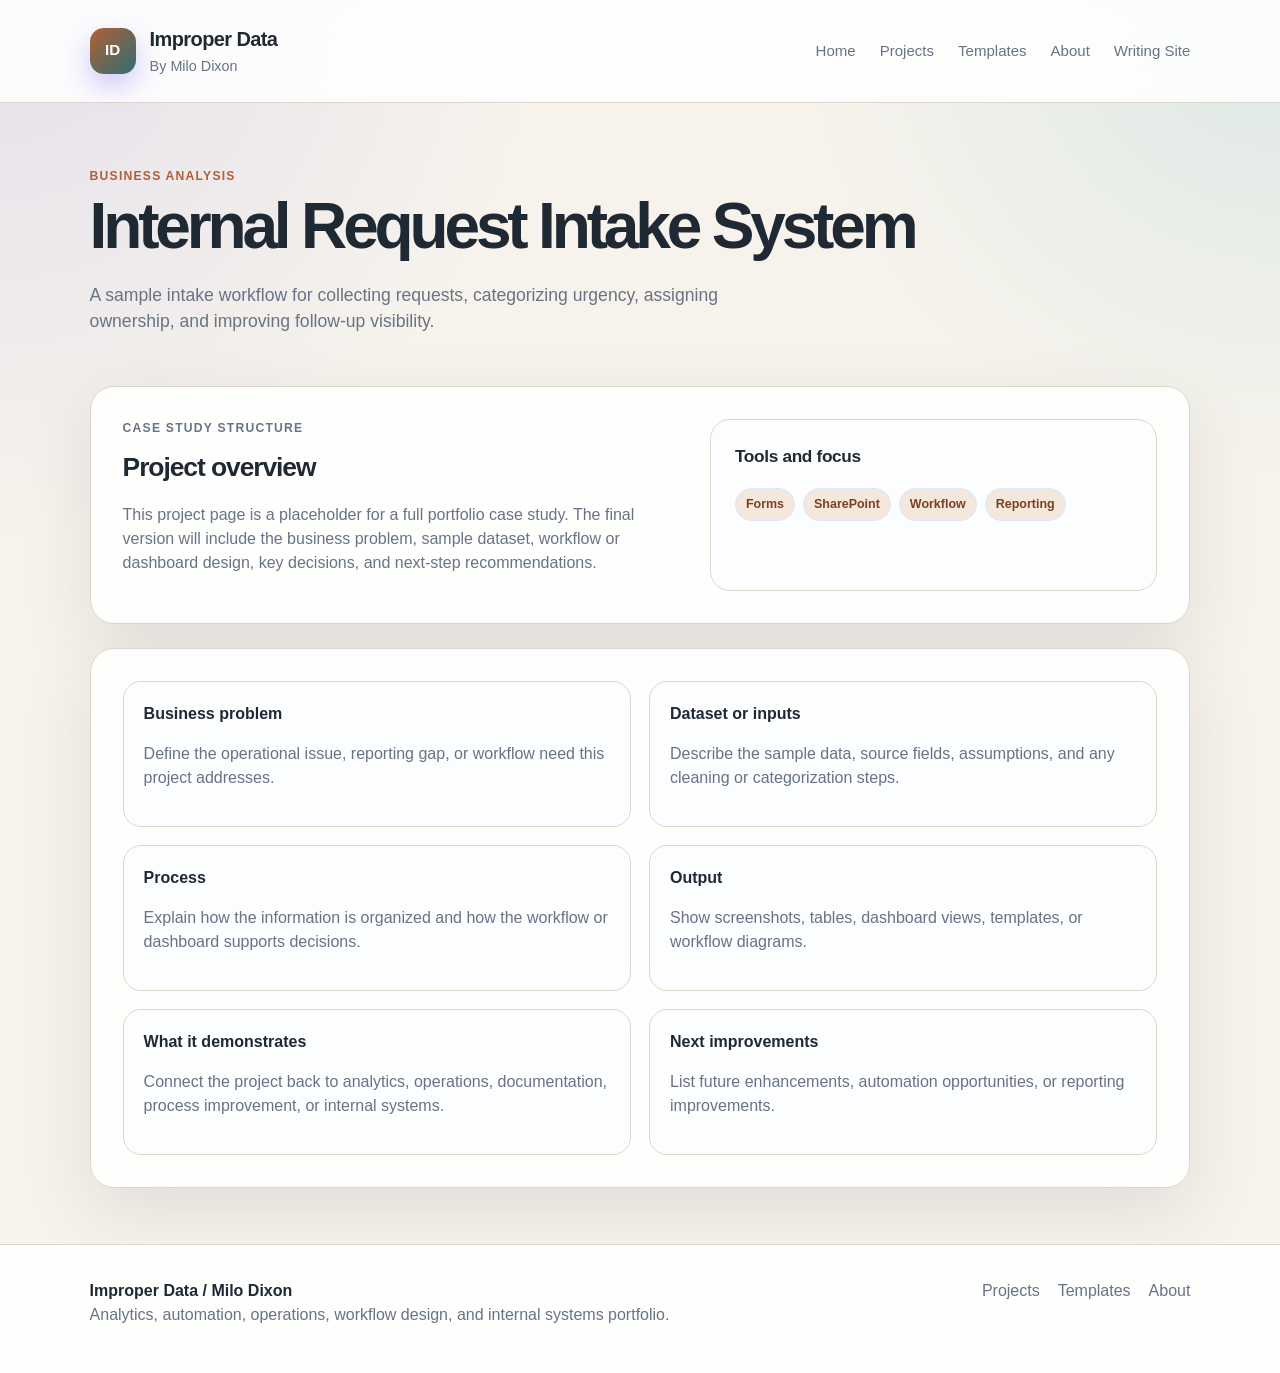
<file: projects/request-intake.html>
<!DOCTYPE html>
<html lang="en">
<head>
  <meta charset="UTF-8" />
  <meta name="viewport" content="width=device-width, initial-scale=1.0" />
  <title>Internal Request Intake System | Improper Data</title>
  <meta name="description" content="An Improper Data case study placeholder by Milo Dixon for request intake, urgency, ownership, and follow-up visibility." />
  <link rel="canonical" href="https://milo-dixon.github.io/cminus-labs/projects/request-intake.html" />
  <meta property="og:type" content="article" />
  <meta property="og:title" content="Internal Request Intake System | Improper Data" />
  <meta property="og:description" content="An Improper Data case study placeholder by Milo Dixon for request intake, urgency, ownership, and follow-up visibility." />
  <meta property="og:url" content="https://milo-dixon.github.io/cminus-labs/projects/request-intake.html" />
  <meta name="twitter:card" content="summary" />
  <meta name="twitter:title" content="Internal Request Intake System | Improper Data" />
  <meta name="twitter:description" content="An Improper Data case study placeholder by Milo Dixon for request intake, urgency, ownership, and follow-up visibility." />
  <link rel="stylesheet" href="../style.css" />
</head>
<body>
  <header class="site-header">
    <a class="brand" href="../index.html">
      <div class="logo">ID</div>
      <div>
        <h1>Improper Data</h1>
        <p>By Milo Dixon</p>
      </div>
    </a>
    <nav>
      <a href="../index.html">Home</a>
      <a href="../projects.html">Projects</a>
      <a href="../templates.html">Templates</a>
      <a href="../about.html">About</a>
      <a href="https://milo-dixon.github.io/" target="_blank" rel="noopener">Writing Site</a>
    </nav>
  </header>

  <main>
    <section class="page-hero">
      <p class="eyebrow">Business Analysis</p>
      <h2>Internal Request Intake System</h2>
      <p>A sample intake workflow for collecting requests, categorizing urgency, assigning ownership, and improving follow-up visibility.</p>
    </section>

    <section class="section case-grid">
      <div>
        <p class="eyebrow">Case Study Structure</p>
        <h3>Project overview</h3>
        <p>
          This project page is a placeholder for a full portfolio case study. The final version
          will include the business problem, sample dataset, workflow or dashboard design,
          key decisions, and next-step recommendations.
        </p>
      </div>
      <div class="callout">
        <h4>Tools and focus</h4>
        <div class="skill-list">
          <span>Forms</span><span>SharePoint</span><span>Workflow</span><span>Reporting</span>
        </div>
      </div>
    </section>

    <section class="section">
      <div class="case-sections">
        <div><h4>Business problem</h4><p>Define the operational issue, reporting gap, or workflow need this project addresses.</p></div>
        <div><h4>Dataset or inputs</h4><p>Describe the sample data, source fields, assumptions, and any cleaning or categorization steps.</p></div>
        <div><h4>Process</h4><p>Explain how the information is organized and how the workflow or dashboard supports decisions.</p></div>
        <div><h4>Output</h4><p>Show screenshots, tables, dashboard views, templates, or workflow diagrams.</p></div>
        <div><h4>What it demonstrates</h4><p>Connect the project back to analytics, operations, documentation, process improvement, or internal systems.</p></div>
        <div><h4>Next improvements</h4><p>List future enhancements, automation opportunities, or reporting improvements.</p></div>
      </div>
    </section>
  </main>

  <footer class="site-footer">
    <div>
      <p class="footer-title">Improper Data / Milo Dixon</p>
      <p>Analytics, automation, operations, workflow design, and internal systems portfolio.</p>
    </div>
    <div class="footer-links">
      <a href="../projects.html">Projects</a>
      <a href="../templates.html">Templates</a>
      <a href="../about.html">About</a>
    </div>
  </footer>
</body>
</html>
</file>
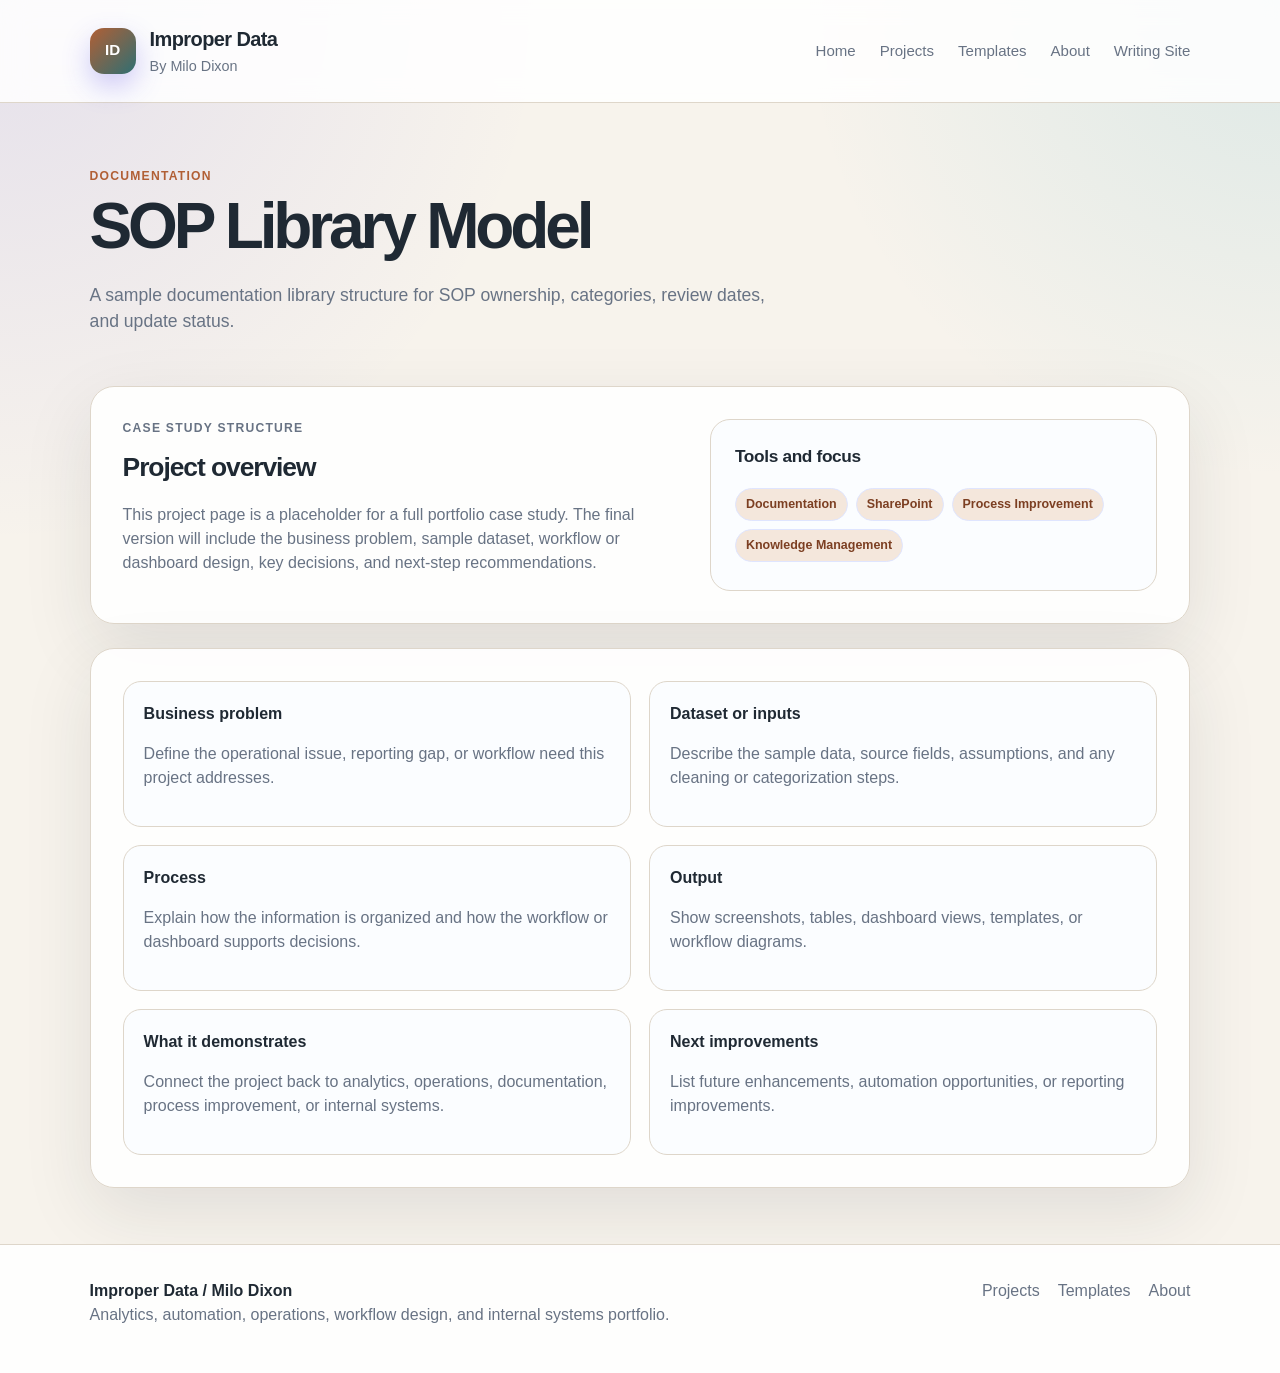
<file: projects/sop-library.html>
<!DOCTYPE html>
<html lang="en">
<head>
  <meta charset="UTF-8" />
  <meta name="viewport" content="width=device-width, initial-scale=1.0" />
  <title>SOP Library Model | Improper Data</title>
  <meta name="description" content="An Improper Data case study placeholder by Milo Dixon for SOP ownership, categories, review dates, and update status." />
  <link rel="canonical" href="https://milo-dixon.github.io/cminus-labs/projects/sop-library.html" />
  <meta property="og:type" content="article" />
  <meta property="og:title" content="SOP Library Model | Improper Data" />
  <meta property="og:description" content="An Improper Data case study placeholder by Milo Dixon for SOP ownership, categories, review dates, and update status." />
  <meta property="og:url" content="https://milo-dixon.github.io/cminus-labs/projects/sop-library.html" />
  <meta name="twitter:card" content="summary" />
  <meta name="twitter:title" content="SOP Library Model | Improper Data" />
  <meta name="twitter:description" content="An Improper Data case study placeholder by Milo Dixon for SOP ownership, categories, review dates, and update status." />
  <link rel="stylesheet" href="../style.css" />
</head>
<body>
  <header class="site-header">
    <a class="brand" href="../index.html">
      <div class="logo">ID</div>
      <div>
        <h1>Improper Data</h1>
        <p>By Milo Dixon</p>
      </div>
    </a>
    <nav>
      <a href="../index.html">Home</a>
      <a href="../projects.html">Projects</a>
      <a href="../templates.html">Templates</a>
      <a href="../about.html">About</a>
      <a href="https://milo-dixon.github.io/" target="_blank" rel="noopener">Writing Site</a>
    </nav>
  </header>

  <main>
    <section class="page-hero">
      <p class="eyebrow">Documentation</p>
      <h2>SOP Library Model</h2>
      <p>A sample documentation library structure for SOP ownership, categories, review dates, and update status.</p>
    </section>

    <section class="section case-grid">
      <div>
        <p class="eyebrow">Case Study Structure</p>
        <h3>Project overview</h3>
        <p>
          This project page is a placeholder for a full portfolio case study. The final version
          will include the business problem, sample dataset, workflow or dashboard design,
          key decisions, and next-step recommendations.
        </p>
      </div>
      <div class="callout">
        <h4>Tools and focus</h4>
        <div class="skill-list">
          <span>Documentation</span><span>SharePoint</span><span>Process Improvement</span><span>Knowledge Management</span>
        </div>
      </div>
    </section>

    <section class="section">
      <div class="case-sections">
        <div><h4>Business problem</h4><p>Define the operational issue, reporting gap, or workflow need this project addresses.</p></div>
        <div><h4>Dataset or inputs</h4><p>Describe the sample data, source fields, assumptions, and any cleaning or categorization steps.</p></div>
        <div><h4>Process</h4><p>Explain how the information is organized and how the workflow or dashboard supports decisions.</p></div>
        <div><h4>Output</h4><p>Show screenshots, tables, dashboard views, templates, or workflow diagrams.</p></div>
        <div><h4>What it demonstrates</h4><p>Connect the project back to analytics, operations, documentation, process improvement, or internal systems.</p></div>
        <div><h4>Next improvements</h4><p>List future enhancements, automation opportunities, or reporting improvements.</p></div>
      </div>
    </section>
  </main>

  <footer class="site-footer">
    <div>
      <p class="footer-title">Improper Data / Milo Dixon</p>
      <p>Analytics, automation, operations, workflow design, and internal systems portfolio.</p>
    </div>
    <div class="footer-links">
      <a href="../projects.html">Projects</a>
      <a href="../templates.html">Templates</a>
      <a href="../about.html">About</a>
    </div>
  </footer>
</body>
</html>
</file>
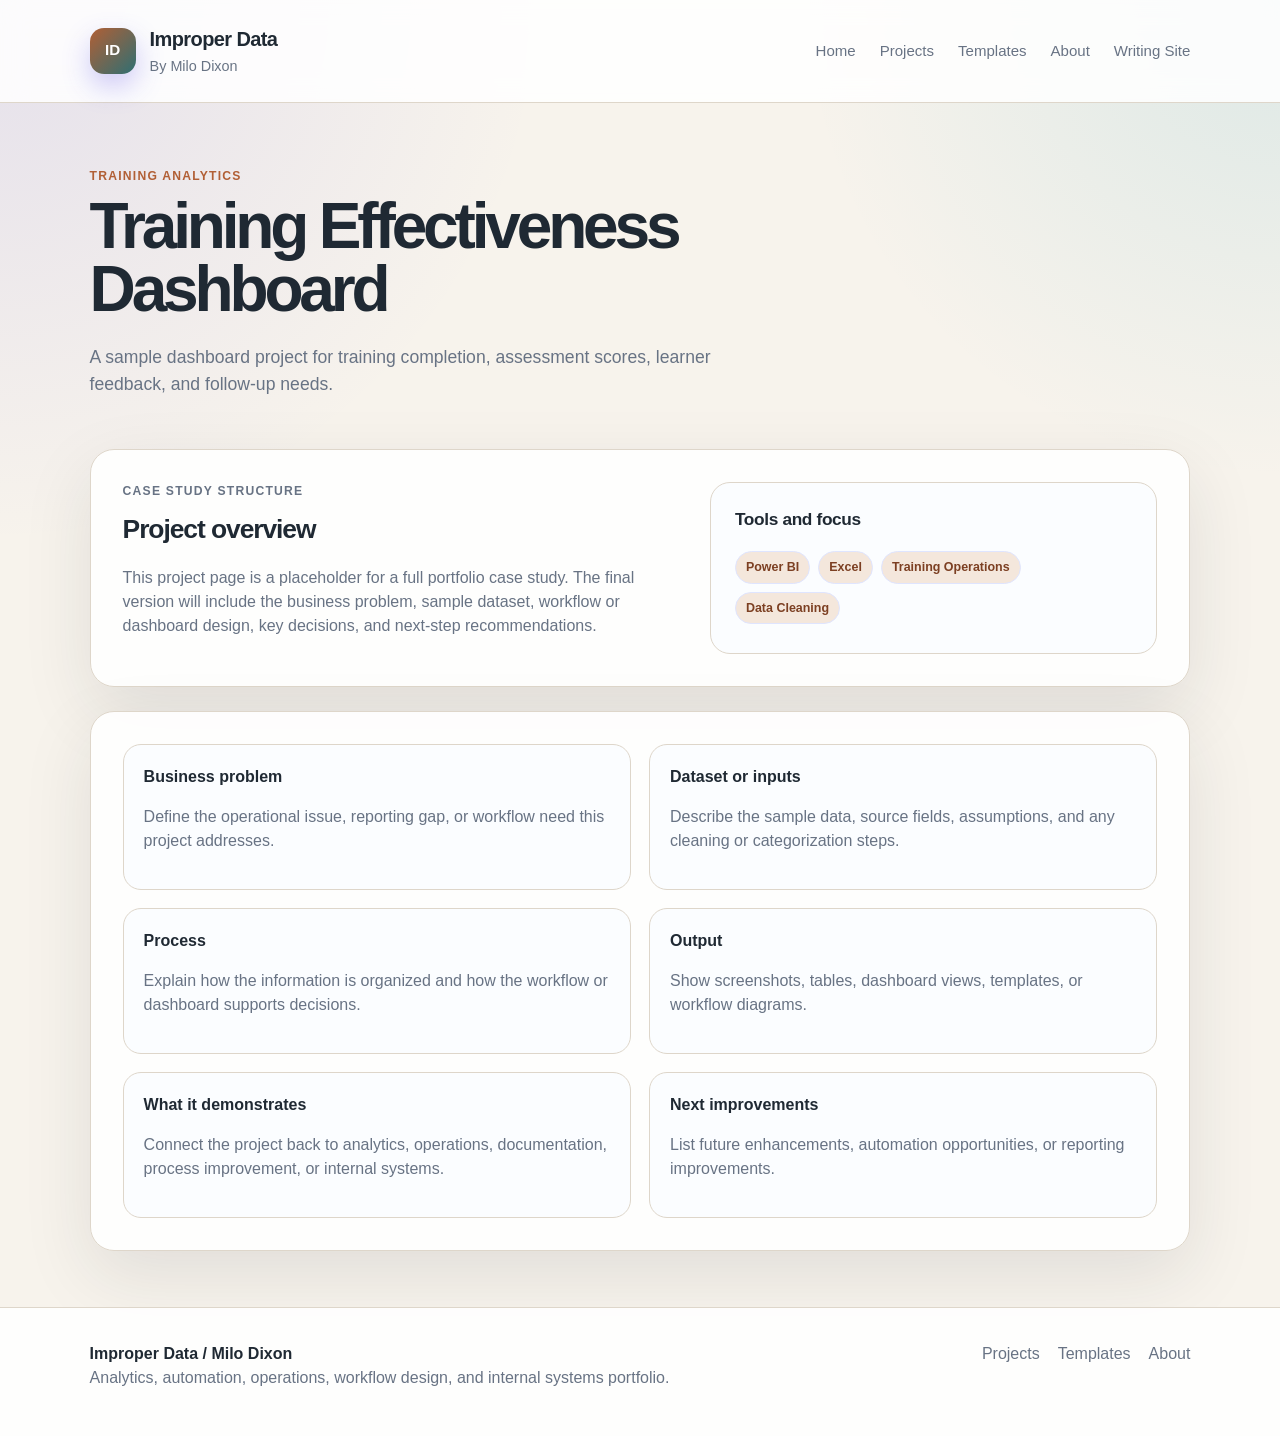
<file: projects/training-dashboard.html>
<!DOCTYPE html>
<html lang="en">
<head>
  <meta charset="UTF-8" />
  <meta name="viewport" content="width=device-width, initial-scale=1.0" />
  <title>Training Effectiveness Dashboard | Improper Data</title>
  <meta name="description" content="An Improper Data case study placeholder by Milo Dixon for training completion, assessment scores, learner feedback, and follow-up needs." />
  <link rel="canonical" href="https://milo-dixon.github.io/cminus-labs/projects/training-dashboard.html" />
  <meta property="og:type" content="article" />
  <meta property="og:title" content="Training Effectiveness Dashboard | Improper Data" />
  <meta property="og:description" content="An Improper Data case study placeholder by Milo Dixon for training completion, assessment scores, learner feedback, and follow-up needs." />
  <meta property="og:url" content="https://milo-dixon.github.io/cminus-labs/projects/training-dashboard.html" />
  <meta name="twitter:card" content="summary" />
  <meta name="twitter:title" content="Training Effectiveness Dashboard | Improper Data" />
  <meta name="twitter:description" content="An Improper Data case study placeholder by Milo Dixon for training completion, assessment scores, learner feedback, and follow-up needs." />
  <link rel="stylesheet" href="../style.css" />
</head>
<body>
  <header class="site-header">
    <a class="brand" href="../index.html">
      <div class="logo">ID</div>
      <div>
        <h1>Improper Data</h1>
        <p>By Milo Dixon</p>
      </div>
    </a>
    <nav>
      <a href="../index.html">Home</a>
      <a href="../projects.html">Projects</a>
      <a href="../templates.html">Templates</a>
      <a href="../about.html">About</a>
      <a href="https://milo-dixon.github.io/" target="_blank" rel="noopener">Writing Site</a>
    </nav>
  </header>

  <main>
    <section class="page-hero">
      <p class="eyebrow">Training Analytics</p>
      <h2>Training Effectiveness Dashboard</h2>
      <p>A sample dashboard project for training completion, assessment scores, learner feedback, and follow-up needs.</p>
    </section>

    <section class="section case-grid">
      <div>
        <p class="eyebrow">Case Study Structure</p>
        <h3>Project overview</h3>
        <p>
          This project page is a placeholder for a full portfolio case study. The final version
          will include the business problem, sample dataset, workflow or dashboard design,
          key decisions, and next-step recommendations.
        </p>
      </div>
      <div class="callout">
        <h4>Tools and focus</h4>
        <div class="skill-list">
          <span>Power BI</span><span>Excel</span><span>Training Operations</span><span>Data Cleaning</span>
        </div>
      </div>
    </section>

    <section class="section">
      <div class="case-sections">
        <div><h4>Business problem</h4><p>Define the operational issue, reporting gap, or workflow need this project addresses.</p></div>
        <div><h4>Dataset or inputs</h4><p>Describe the sample data, source fields, assumptions, and any cleaning or categorization steps.</p></div>
        <div><h4>Process</h4><p>Explain how the information is organized and how the workflow or dashboard supports decisions.</p></div>
        <div><h4>Output</h4><p>Show screenshots, tables, dashboard views, templates, or workflow diagrams.</p></div>
        <div><h4>What it demonstrates</h4><p>Connect the project back to analytics, operations, documentation, process improvement, or internal systems.</p></div>
        <div><h4>Next improvements</h4><p>List future enhancements, automation opportunities, or reporting improvements.</p></div>
      </div>
    </section>
  </main>

  <footer class="site-footer">
    <div>
      <p class="footer-title">Improper Data / Milo Dixon</p>
      <p>Analytics, automation, operations, workflow design, and internal systems portfolio.</p>
    </div>
    <div class="footer-links">
      <a href="../projects.html">Projects</a>
      <a href="../templates.html">Templates</a>
      <a href="../about.html">About</a>
    </div>
  </footer>
</body>
</html>
</file>
<file: style.css>
:root {
  --bg: #f7f3ec;
  --panel: #ffffff;
  --panel-soft: #f1ece4;
  --text: #1f2933;
  --muted: #687384;
  --line: #ded6ca;
  --accent: #b15f35;
  --accent-dark: #7c3f22;
  --teal: #2f6f73;
  --green: #4f6f52;
  --tag: #f4e7dc;
  --shadow: 0 24px 70px rgba(31, 41, 51, 0.10);
}

* { box-sizing: border-box; }

body {
  margin: 0;
  font-family: Arial, Helvetica, sans-serif;
  color: var(--text);
  background:
    radial-gradient(circle at top left, rgba(79, 70, 229, 0.11), transparent 34rem),
    radial-gradient(circle at top right, rgba(8, 145, 178, 0.11), transparent 30rem),
    var(--bg);
  line-height: 1.5;
}

a { color: inherit; text-decoration: none; }

.site-header {
  display: flex;
  align-items: center;
  justify-content: space-between;
  padding: 24px 7vw;
  background: rgba(255,255,255,0.86);
  border-bottom: 1px solid var(--line);
  position: sticky;
  top: 0;
  z-index: 10;
  backdrop-filter: blur(14px);
}

.brand {
  display: flex;
  align-items: center;
  gap: 14px;
}

.logo {
  width: 46px;
  height: 46px;
  border-radius: 14px;
  display: grid;
  place-items: center;
  background: linear-gradient(135deg, var(--accent), var(--teal));
  color: white;
  font-weight: 800;
  font-size: 0.95rem;
  box-shadow: 0 12px 28px rgba(79, 70, 229, 0.28);
}

.brand h1 { margin: 0; font-size: 1.25rem; letter-spacing: -0.03em; }
.brand p { margin: 2px 0 0; color: var(--muted); font-size: 0.9rem; }

nav { display: flex; gap: 24px; color: var(--muted); font-size: 0.94rem; }
nav a:hover { color: var(--accent); }

main { padding: 0 7vw 56px; }

.hero {
  display: grid;
  grid-template-columns: 1.05fr 0.95fr;
  gap: 48px;
  align-items: center;
  padding: 64px 0 42px;
}

.hero-copy,
.hero .dashboard-card {
  min-width: 0;
}

.eyebrow {
  margin: 0 0 10px;
  color: var(--accent);
  font-weight: 800;
  text-transform: uppercase;
  font-size: 0.76rem;
  letter-spacing: 0.1em;
}

.hero h2,
.page-hero h2 {
  margin: 0;
  max-width: 880px;
  font-size: clamp(2.45rem, 5vw, 4.85rem);
  line-height: 0.98;
  letter-spacing: -0.065em;
}

.hero h2 {
  max-width: 760px;
  font-size: 4.35rem;
}

.hero-copy > p:not(.eyebrow),
.page-hero p:not(.eyebrow) {
  max-width: 680px;
  color: var(--muted);
  font-size: 1.1rem;
  margin: 24px 0 0;
}

.hero-actions { display: flex; gap: 14px; margin-top: 32px; }

.button {
  display: inline-flex;
  align-items: center;
  justify-content: center;
  min-height: 46px;
  padding: 0 20px;
  border-radius: 12px;
  font-weight: 800;
  border: 1px solid var(--line);
}

.primary { background: var(--accent); color: white; border-color: var(--accent); }
.primary:hover { background: var(--accent-dark); }
.secondary { background: white; }

.tool-strip {
  margin-top: 28px;
  display: flex;
  flex-wrap: wrap;
  gap: 9px;
}

.tool-strip span,
.tags span,
.skill-list span,
.status-chip {
  background: var(--tag);
  color: var(--accent-dark);
  border: 1px solid #dfe5ff;
  border-radius: 999px;
  padding: 6px 10px;
  font-size: 0.78rem;
  font-weight: 800;
}

.status-chip {
  background: #ecfeff;
  border-color: #c6f6fb;
  color: #155e75;
}

.dashboard-card,
.section {
  background: rgba(255,255,255,0.92);
  border: 1px solid var(--line);
  border-radius: 24px;
  box-shadow: var(--shadow);
}

.dashboard-card { padding: 24px; }

.dashboard-header,
.chart-title,
.card-top {
  display: flex;
  justify-content: space-between;
  align-items: center;
  gap: 12px;
}

.dashboard-header {
  color: var(--muted);
  font-size: 0.9rem;
  margin-bottom: 18px;
}

.metrics {
  display: grid;
  grid-template-columns: repeat(3, 1fr);
  gap: 14px;
}

.metrics div {
  border: 1px solid var(--line);
  border-radius: 16px;
  padding: 16px;
  background: #fbfdff;
}

.metrics p { margin: 0; color: var(--muted); font-size: 0.82rem; }
.metrics strong { display: block; margin: 8px 0 3px; font-size: 1.85rem; letter-spacing: -0.04em; }
.metrics span { color: var(--muted); font-size: 0.78rem; }

.chart-panel {
  margin-top: 20px;
  border: 1px solid var(--line);
  border-radius: 18px;
  padding: 18px;
  background: #fbfdff;
}

.chart-title { color: var(--muted); font-size: 0.84rem; margin-bottom: 14px; }

.chart-placeholder {
  height: 184px;
  padding: 20px;
  border-radius: 14px;
  display: flex;
  align-items: end;
  gap: 16px;
  background:
    linear-gradient(to top, rgba(219,228,239,0.75) 1px, transparent 1px);
  background-size: 100% 38px;
}

.bar {
  flex: 1;
  border-radius: 9px 9px 0 0;
  background: linear-gradient(180deg, var(--accent), var(--teal));
  opacity: 0.9;
}
.bar-one { height: 42%; } .bar-two { height: 68%; } .bar-three { height: 55%; }
.bar-four { height: 82%; } .bar-five { height: 74%; } .bar-six { height: 61%; }

.section {
  padding: 32px;
  margin-top: 24px;
}

.section-heading { margin-bottom: 22px; }
.section h3 { margin: 0; font-size: 1.65rem; letter-spacing: -0.04em; }

.page-hero {
  padding: 64px 0 28px;
  max-width: 920px;
}

.card-grid,
.area-grid,
.template-list {
  display: grid;
  grid-template-columns: repeat(3, 1fr);
  gap: 18px;
}

.area-grid {
  grid-template-columns: repeat(5, 1fr);
}

.card,
.area-card,
.template-list div,
.callout {
  border: 1px solid var(--line);
  border-radius: 20px;
  background: #fbfdff;
}

.card,
.area-card,
.template-list div {
  padding: 22px;
  transition: transform 150ms ease, box-shadow 150ms ease, border-color 150ms ease;
}

.card:hover,
.area-card:hover,
.template-list div:hover {
  transform: translateY(-3px);
  border-color: #c7d2fe;
  box-shadow: 0 16px 35px rgba(15, 23, 42, 0.08);
}

.icon {
  width: 42px;
  height: 42px;
  border-radius: 13px;
  display: grid;
  place-items: center;
  margin-bottom: 14px;
  background: linear-gradient(135deg, #eef2ff, #ecfeff);
  border: 1px solid #dfe5ff;
  color: var(--accent-dark);
  font-weight: 900;
  font-size: 0.82rem;
}

.card-top .icon { margin-bottom: 0; }

.card-label {
  color: var(--accent);
  font-weight: 800;
  font-size: 0.78rem;
  margin: 18px 0 10px;
  text-transform: uppercase;
  letter-spacing: 0.06em;
}

.card h4,
.area-card h4,
.template-list h4,
.callout h4 {
  margin: 0 0 8px;
  font-size: 1.08rem;
  letter-spacing: -0.02em;
}

.card p,
.area-card p,
.template-list p,
.callout p,
.section p,
.case-sections p {
  color: var(--muted);
}

.tags,
.skill-list {
  display: flex;
  flex-wrap: wrap;
  gap: 8px;
  margin-top: 18px;
}

.card-link {
  display: inline-block;
  margin-top: 18px;
  color: var(--accent);
  font-weight: 800;
}

.split {
  display: grid;
  grid-template-columns: 0.9fr 1.1fr;
  gap: 32px;
  align-items: start;
}

.callout {
  padding: 24px;
}

.steps {
  display: grid;
  gap: 12px;
}

.steps div {
  display: grid;
  grid-template-columns: 54px 1fr;
  gap: 12px;
  align-items: start;
  padding: 14px;
  border: 1px solid var(--line);
  border-radius: 16px;
  background: #fbfdff;
}

.steps span {
  color: var(--accent);
  font-weight: 900;
}

.steps p {
  margin: 0;
  color: var(--muted);
}

.case-grid {
  display: grid;
  grid-template-columns: 1fr 0.8fr;
  gap: 28px;
}

.case-sections {
  display: grid;
  grid-template-columns: repeat(2, 1fr);
  gap: 18px;
}

.case-sections div {
  border: 1px solid var(--line);
  border-radius: 18px;
  padding: 20px;
  background: #fbfdff;
}

.case-sections h4 { margin: 0 0 8px; }

.site-footer {
  display: flex;
  justify-content: space-between;
  gap: 24px;
  padding: 34px 7vw 46px;
  color: var(--muted);
  border-top: 1px solid var(--line);
  background: rgba(255,255,255,0.9);
}

.site-footer p { margin: 0; }
.footer-title { color: var(--text); font-weight: 900; }
.footer-links { display: flex; flex-wrap: wrap; gap: 18px; }
.footer-links a:hover { color: var(--accent); }

@media (max-width: 1100px) {
  .hero {
    gap: 32px;
    padding-top: 64px;
  }

  .hero h2 { font-size: 3.55rem; }

  .hero-copy > p:not(.eyebrow) {
    max-width: 620px;
    font-size: 1.05rem;
  }

  .dashboard-card { padding: 20px; }
  .metrics { gap: 10px; }
  .metrics div { padding: 14px; }
  .area-grid { grid-template-columns: repeat(2, 1fr); }
}

@media (max-width: 980px) {
  .hero {
    grid-template-columns: 1fr;
    gap: 30px;
    padding: 56px 0 36px;
  }

  .hero .dashboard-card { max-width: 760px; }
}

@media (max-width: 900px) {
  .site-header,
  .site-footer {
    flex-direction: column;
    align-items: flex-start;
  }

  nav { flex-wrap: wrap; }

  .hero,
  .split,
  .card-grid,
  .template-list,
  .case-grid,
  .case-sections {
    grid-template-columns: 1fr;
  }

  .area-grid { grid-template-columns: 1fr; }
  .metrics { grid-template-columns: 1fr; }
}

@media (max-width: 600px) {
  .hero {
    padding: 44px 0 30px;
  }

  .hero h2 {
    font-size: 2.55rem;
    line-height: 1.04;
    letter-spacing: -0.045em;
  }

  .hero .eyebrow {
    font-size: 0.72rem;
    line-height: 1.45;
    letter-spacing: 0.08em;
  }

  .hero-copy > p:not(.eyebrow) {
    margin-top: 18px;
    font-size: 1rem;
  }
}
</file>
